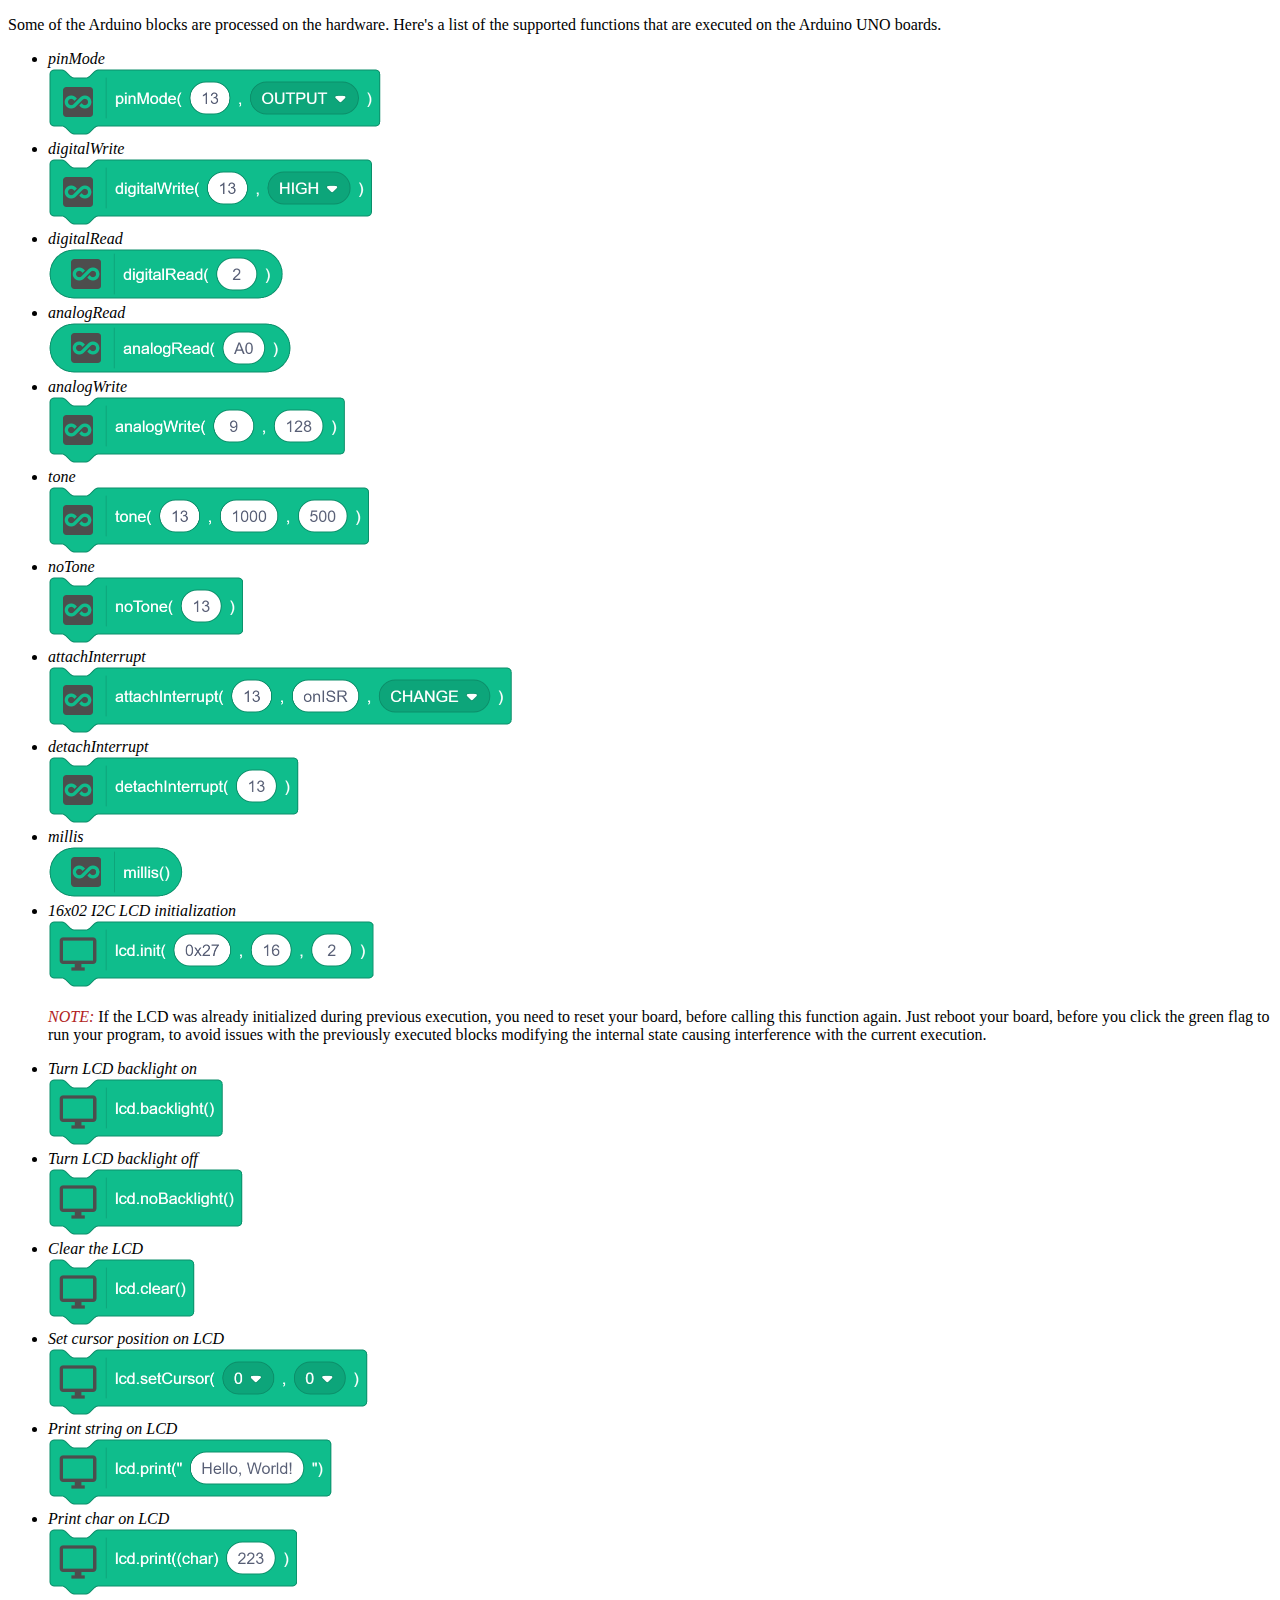
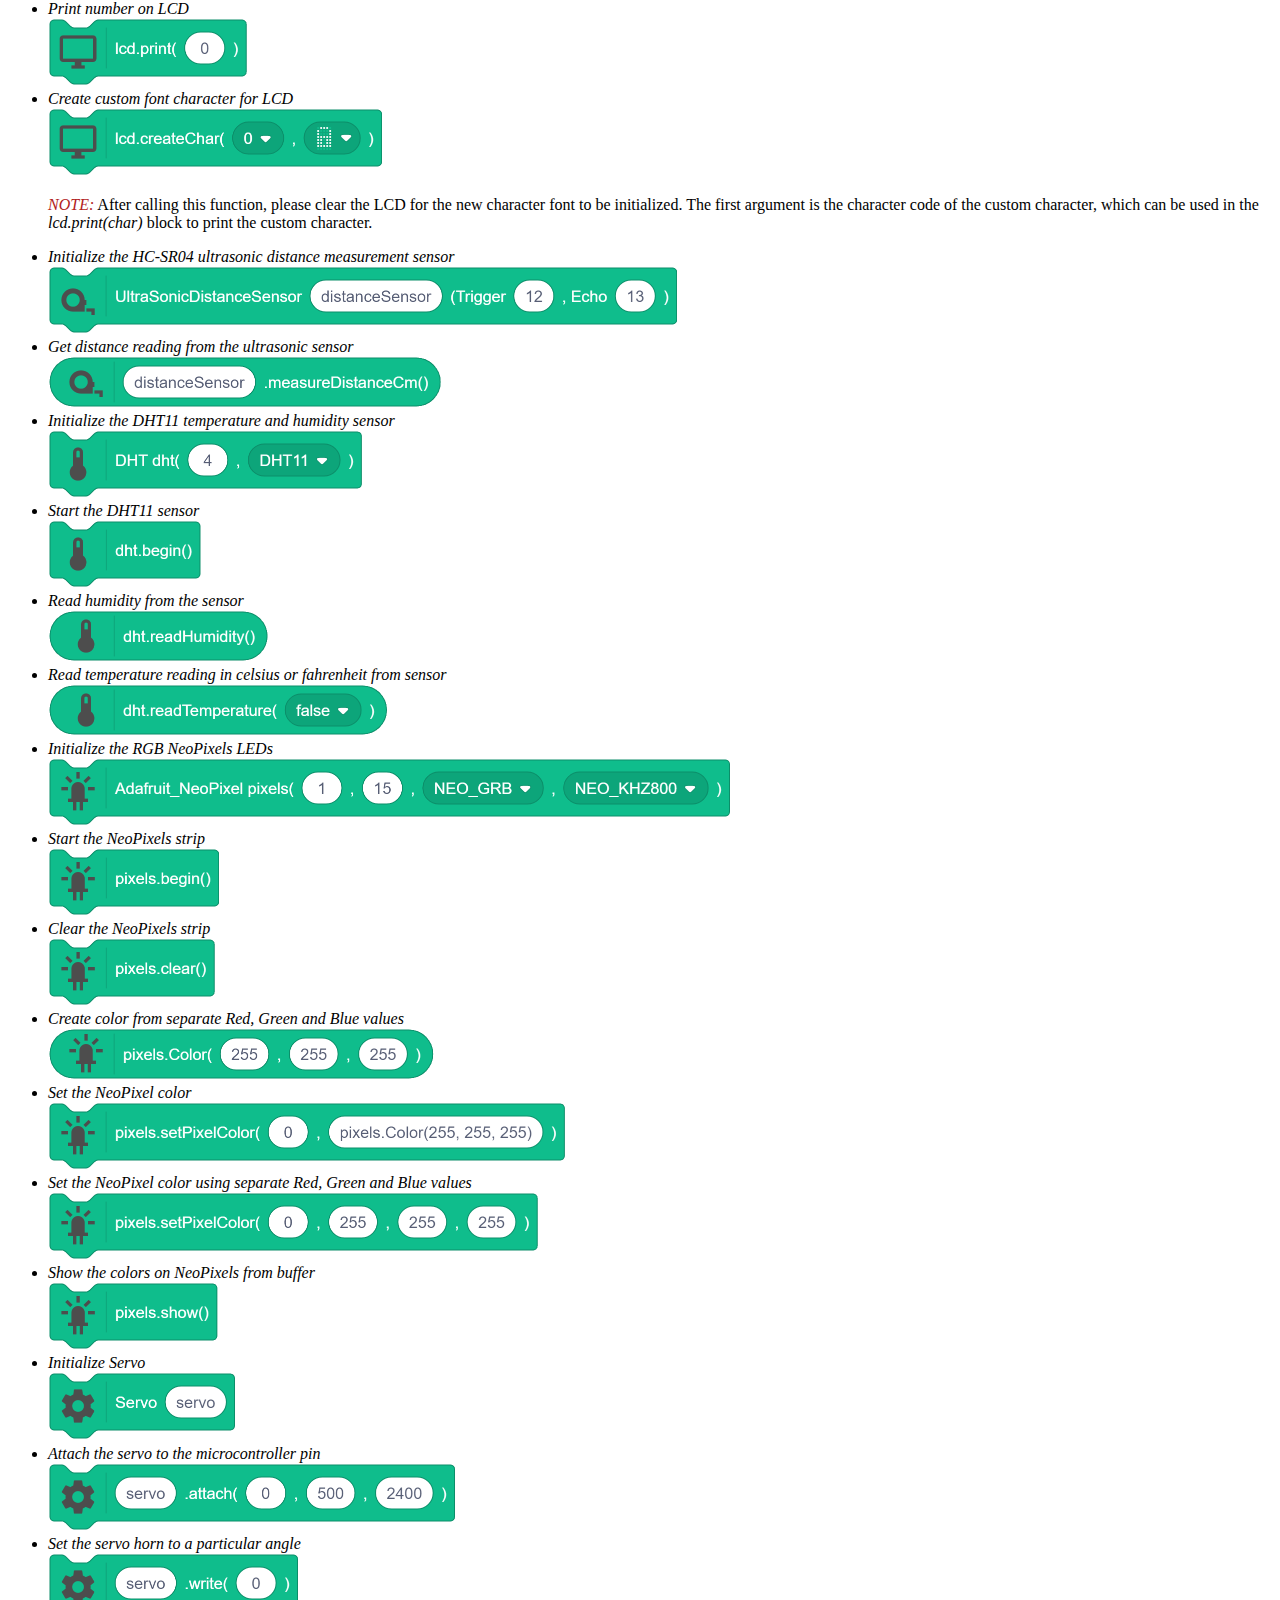
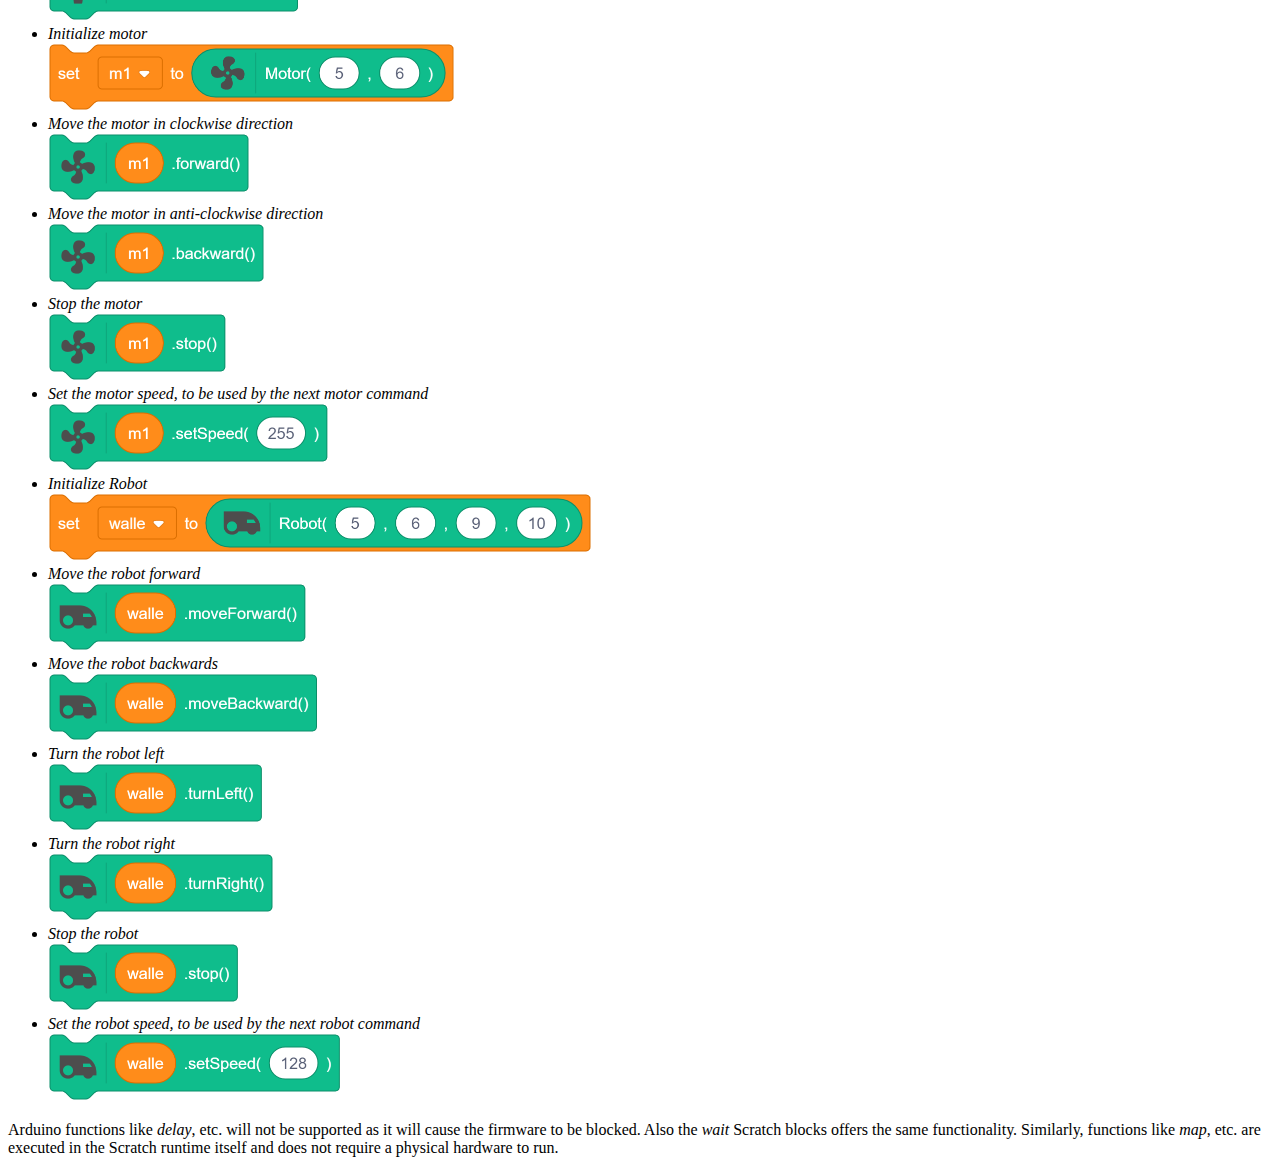
<file: arduino-codeskool-blocks-list/index.html>
<!DOCTYPE html>
<html lang="en">
<head>
    <meta charset="UTF-8">
    <meta name="viewport" content="width=device-width, initial-scale=1.0">
    <title>CodeSkool: List of supported Arduino blocks</title>
    <link rel="stylesheet" href="../assets/css/style.css">
</head>
<body>
    <p>Some of the Arduino blocks are processed on the hardware. Here's a list of the supported functions that are executed on the Arduino UNO boards.</p>
    <ul>
        <li><em>pinMode</em><br/>
            <img src="images/pinmode.png" alt="pinMode" class="blocks" />
        </li>
        <li><em>digitalWrite</em><br/>
            <img src="images/digitalwrite.png" alt="digitalWrite" class="blocks" />
        </li>
        <li><em>digitalRead</em><br/>
            <img src="images/digitalread.png" alt="digitalRead" class="blocks" />
        </li>
        <li><em>analogRead</em><br/>
            <img src="images/analogread.png" alt="analogRead" class="blocks" />
        </li>
        <li><em>analogWrite</em><br/>
            <img src="images/analogwrite.png" alt="analogWrite" class="blocks" />
        </li>
        <li><em>tone</em><br/>
            <img src="images/tone.png" alt="tone" class="blocks" />
        </li>
        <li><em>noTone</em><br/>
            <img src="images/notone.png" alt="noTone" class="blocks" />
        </li>
        <li><em>attachInterrupt</em><br/>
            <img src="images/attachinterrupt.png" alt="attachInterrupt" class="blocks" />
        </li>
        <li><em>detachInterrupt</em><br/>
            <img src="images/detachinterrupt.png" alt="detachInterrupt" class="blocks" />
        </li>
        <li><em>millis</em><br/>
            <img src="images/millis.png" alt="millis" class="blocks" />
        </li>
        <li><em>16x02 I2C LCD initialization</em><br/>
            <img src="images/lcdinit.png" alt="16x02 I2C LCD initialization" class="blocks" />
            <p><em style="color: firebrick;">NOTE:</em> If the LCD was already initialized during previous execution, 
                you need to reset your board, before calling this function again. Just reboot your board, before you click the green flag to run your program,
                to avoid issues with the previously executed blocks modifying the internal state causing interference with the current execution.
            </p>
        </li>
        <li><em>Turn LCD backlight on</em><br/>
            <img src="images/lcdbacklight.png" alt="Turn LCD backlight on" class="blocks" />
        </li>
        <li><em>Turn LCD backlight off</em><br/>
            <img src="images/lcdnobacklight.png" alt="Turn LCD backlight off" class="blocks" />
        </li>
        <li><em>Clear the LCD</em><br/>
            <img src="images/lcdclear.png" alt="Clear the LCD" class="blocks" />
        </li>
        <li><em>Set cursor position on LCD</em><br/>
            <img src="images/lcdsetcursor.png" alt="Set LCD cursor position" class="blocks" />
        </li>
        <li><em>Print string on LCD</em><br/>
            <img src="images/lcdprint.png" alt="Print string on LCD" class="blocks" />
        </li>
        <li><em>Print char on LCD</em><br/>
            <img src="images/lcdprintchar.png" alt="Print char on LCD" class="blocks" />
        </li>
        <li><em>Print number on LCD</em><br/>
            <img src="images/lcdprintnum.png" alt="Print number on LCD" class="blocks" />
        </li>
        <li><em>Create custom font character for LCD</em><br/>
            <img src="images/lcdcreatechar.png" alt="Create custom font character for LCD" class="blocks" />
            <p><em style="color: firebrick;">NOTE:</em> After calling this function, please clear the LCD for the new character font to be initialized.
                The first argument is the character code of the custom character, which can be used in the <em>lcd.print(char)</em> block to print the custom character.
            </p>
        </li>
        <li><em>Initialize the HC-SR04 ultrasonic distance measurement sensor</em><br/>
            <img src="images/ultrasonicdistance.png" alt="Initialize the HC-SR04 ultrasonic distance measurement sensor" class="blocks" />
        </li>
        <li><em>Get distance reading from the ultrasonic sensor</em><br/>
            <img src="images/measuredistance.png" alt="Get distance reading from the ultrasonic sensor" class="blocks" />
        </li>
        <li><em>Initialize the DHT11 temperature and humidity sensor</em><br/>
            <img src="images/dht11.png" alt="Initialize the DHT11 temperature and humidity sensor" class="blocks" />
        </li>
        <li><em>Start the DHT11 sensor</em><br/>
            <img src="images/dht11begin.png" alt="Start the DHT11 sensor" class="blocks" />
        </li>
        <li><em>Read humidity from the sensor</em><br/>
            <img src="images/readhumidity.png" alt="Read humidity from the sensor" class="blocks" />
        </li>
        <li><em>Read temperature reading in celsius or fahrenheit from sensor</em><br/>
            <img src="images/readtemp.png" alt="Read temperature reading in celsius or fahrenheit from sensor" class="blocks" />
        </li>
        <li><em>Initialize the RGB NeoPixels LEDs</em><br/>
            <img src="images/neopixelinit.png" alt="Initialize the RGB NeoPixels LEDs" class="blocks" />
        </li>
        <li><em>Start the NeoPixels strip</em><br/>
            <img src="images/pixelsbegin.png" alt="Start the NeoPixels strip" class="blocks" />
        </li>
        <li><em>Clear the NeoPixels strip</em><br/>
            <img src="images/pixelsclear.png" alt="Clear the NeoPixels strip" class="blocks" />
        </li>
        <li><em>Create color from separate Red, Green and Blue values</em><br/>
            <img src="images/pixelscolor.png" alt="Create color from separate Red, Green and Blue values" class="blocks" />
        </li>
        <li><em>Set the NeoPixel color</em><br/>
            <img src="images/setpixelcolor.png" alt="Set the NeoPixel color" class="blocks" />
        </li>
        <li><em>Set the NeoPixel color using separate Red, Green and Blue values</em><br/>
            <img src="images/setpixelcolor2.png" alt="Set the NeoPixel color using separate Red, Green and Blue values" class="blocks" />
        </li>
        <li><em>Show the colors on NeoPixels from buffer</em><br/>
            <img src="images/pixelsshow.png" alt="Show the colors on NeoPixels from buffer" class="blocks" />
        </li>
        <li><em>Initialize Servo</em><br/>
            <img src="images/servo.png" alt="Initialize Servo" class="blocks" />
        </li>
        <li><em>Attach the servo to the microcontroller pin</em><br/>
            <img src="images/servoattach.png" alt="Attach the servo to the microcontroller pin" class="blocks" />
        </li>
        <li><em>Set the servo horn to a particular angle</em><br/>
            <img src="images/servowrite.png" alt="Set the servo horn to a particular angle" class="blocks" />
        </li>
        <li><em>Initialize motor</em><br/>
            <img src="images/motorinit.png" alt="Initialize motor" class="blocks" />
        </li>
        <li><em>Move the motor in clockwise direction</em><br/>
            <img src="images/motorforward.png" alt="Move the motor in clockwise direction" class="blocks" />
        </li>
        <li><em>Move the motor in anti-clockwise direction</em><br/>
            <img src="images/motorbackward.png" alt="Move the motor in anti-clockwise direction" class="blocks" />
        </li>
        <li><em>Stop the motor</em><br/>
            <img src="images/motorstop.png" alt="Stop the motor" class="blocks" />
        </li>
        <li><em>Set the motor speed, to be used by the next motor command</em><br/>
            <img src="images/motorspeed.png" alt="Set the motor speed, to be used in conjunction with the next command" class="blocks" />
        </li>
        <li><em>Initialize Robot</em><br/>
            <img src="images/robotinit.png" alt="Initialize Robot" class="blocks" />
        </li>
        <li><em>Move the robot forward</em><br/>
            <img src="images/robotforward.png" alt="Move the robot forward" class="blocks" />
        </li>
        <li><em>Move the robot backwards</em><br/>
            <img src="images/robotbackward.png" alt="Move the robot backwards" class="blocks" />
        </li>
        <li><em>Turn the robot left</em><br/>
            <img src="images/robotleft.png" alt="Turn the robot left" class="blocks" />
        </li>
        <li><em>Turn the robot right</em><br/>
            <img src="images/robotright.png" alt="Turn the robot right" class="blocks" />
        </li>
        <li><em>Stop the robot</em><br/>
            <img src="images/robotstop.png" alt="Stop the robot" class="blocks" />
        </li>
        <li><em>Set the robot speed, to be used by the next robot command</em><br/>
            <img src="images/robotspeed.png" alt="Set the robot speed, to be used in conjunction with the next command" class="blocks" />
        </li>
    </ul>
    <p>Arduino functions like <em>delay</em>, etc. will not be supported as it will cause the firmware to be blocked. 
    Also the <em>wait</em> Scratch blocks offers the same functionality. Similarly, functions like <em>map</em>, etc. 
    are executed in the Scratch runtime itself and does not require a physical hardware to run.</p>
    <script src="../assets/js/main.js"></script>
</body>
</html>
</file>
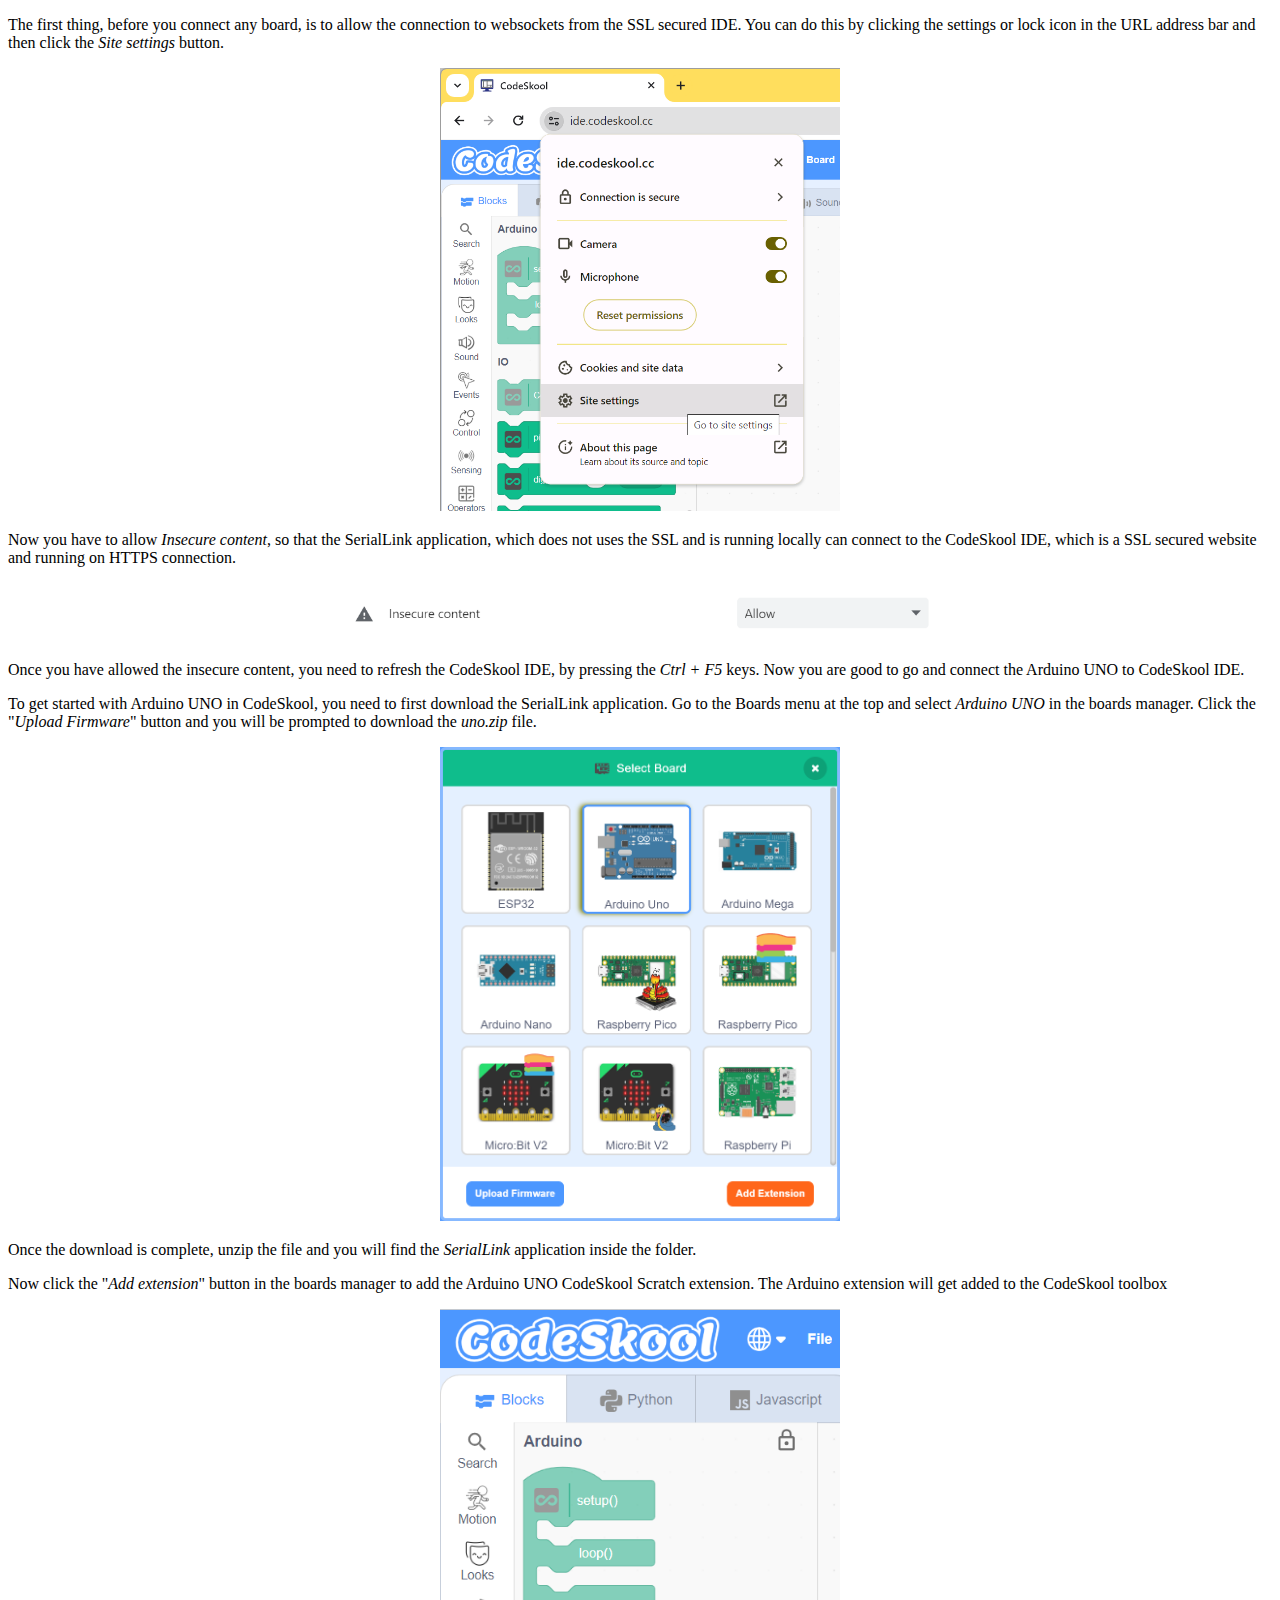
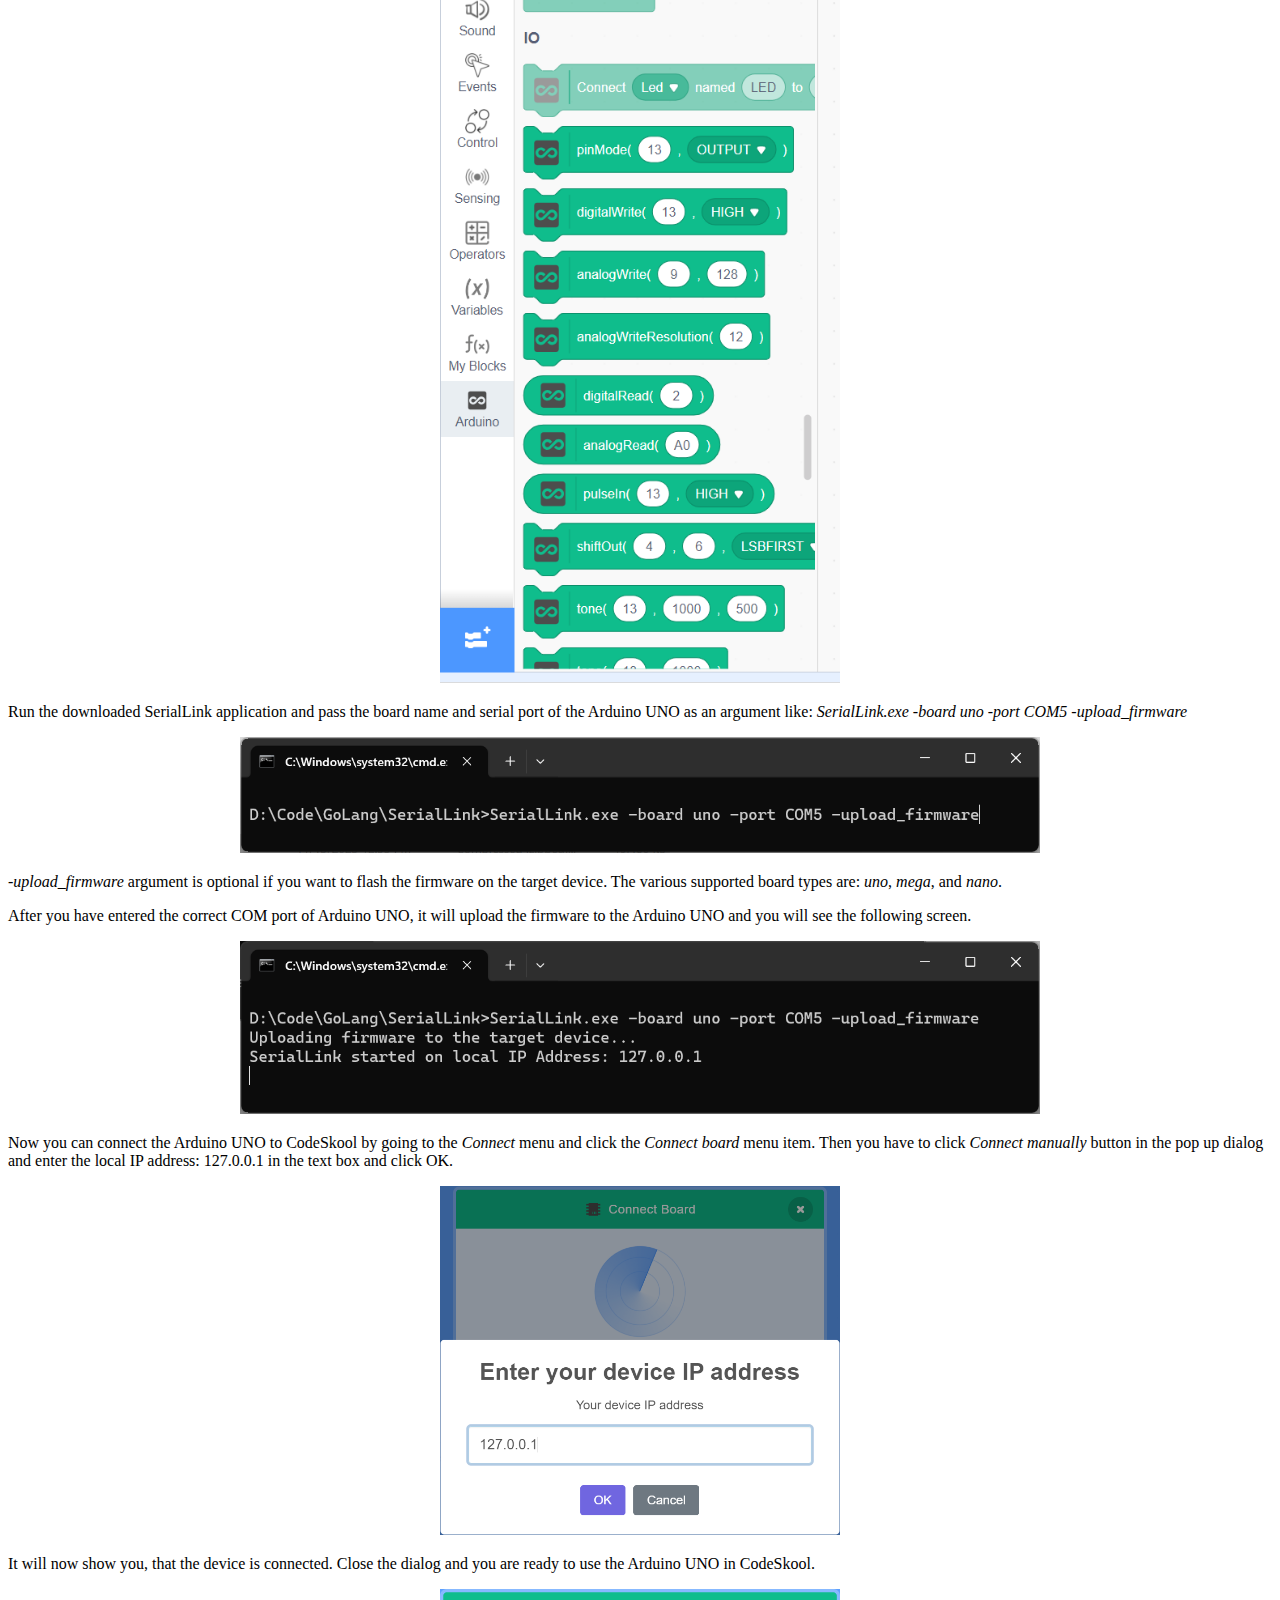
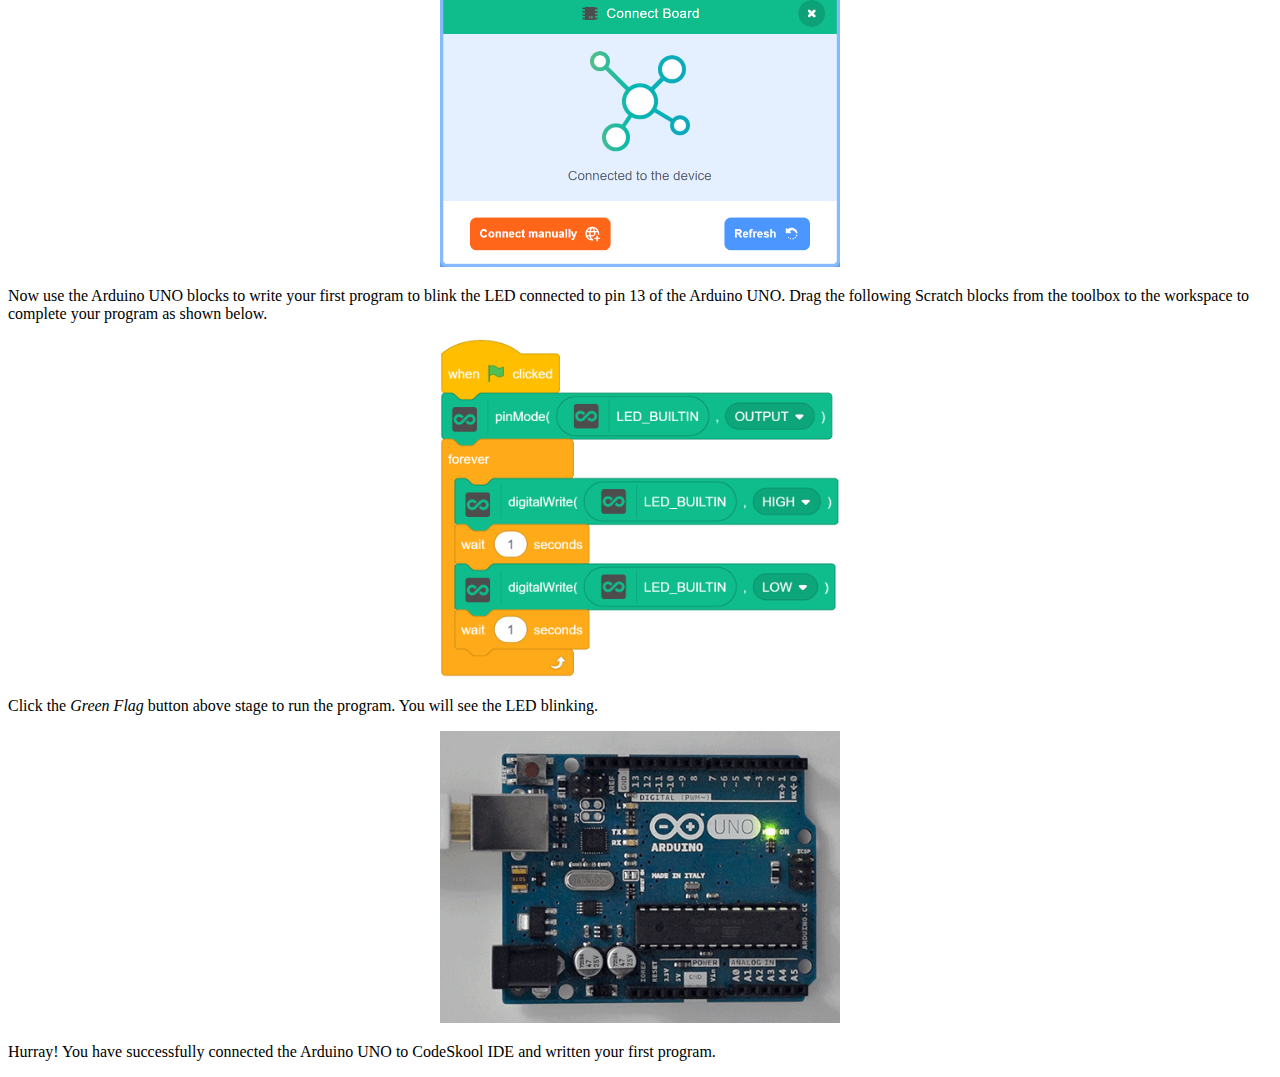
<file: arduino-uno-getting-started/index.html>
<!DOCTYPE html>
<html lang="en">
<head>
    <meta charset="UTF-8">
    <meta name="viewport" content="width=device-width, initial-scale=1.0">
    <title>CodeSkool: Getting started with Arduino UNO serial firmware</title>
    <link rel="stylesheet" href="../assets/css/style.css">
</head>
<body>
    <p>The first thing, before you connect any board, is to allow the connection to websockets from the SSL secured IDE.
    You can do this by clicking the settings or lock icon in the URL address bar and then click the <em>Site settings</em> button.
    </p>
    <p style="text-align: center;"><img src="images/sitesettings.png" alt="site settings" style="width: 400px;"/></p>
    <p>Now you have to allow <em>Insecure content</em>, so that the SerialLink application, which does not uses the SSL and is
    running locally can connect to the CodeSkool IDE, which is a SSL secured website and running on HTTPS connection.</p>
    <p style="text-align: center;"><img src="images/insecurecontent.png" alt="insecure content" style="width: 600px;"/></p>
    <p>Once you have allowed the insecure content, you need to refresh the CodeSkool IDE, by pressing the <em>Ctrl + F5</em> keys.
    Now you are good to go and connect the Arduino UNO to CodeSkool IDE.</p>
    <p>To get started with Arduino UNO in CodeSkool, you need to first download the SerialLink application.
    Go to the Boards menu at the top and select <em>Arduino UNO</em> in the boards manager.
    Click the "<em>Upload Firmware</em>" button and you will be prompted to download the <em>uno.zip</em> file.</p>
    <p style="text-align: center;"><img src="images/boards.png" alt="boards" style="width: 400px;"/></p>
    <p>Once the download is complete, unzip the file and you will find the <em>SerialLink</em> application inside the folder.</p>
    <p>Now click the "<em>Add extension</em>" button in the boards manager to add the Arduino UNO CodeSkool Scratch extension.
    The Arduino extension will get added to the CodeSkool toolbox</p>
    <p style="text-align: center;"><img src="images/unoextension.png" alt="Arduino UNO CodeSkool Extension" style="width: 400px;"/></p>
    Run the downloaded SerialLink application and pass the board name and serial port of the Arduino UNO as an argument like: <em>SerialLink.exe -board uno -port COM5 -upload_firmware</em><br/>
    <p style="text-align: center;"><img src="images/seriallinkwithargs.png" alt="seriallink with port argument" style="width: 800px;"/></p>
    <em>-upload_firmware</em> argument is optional if you want to flash the firmware on the target device. The various supported board types are:
    <em>uno</em>, <em>mega</em>, and <em>nano</em>.
    <p>After you have entered the correct COM port of Arduino UNO, it will upload the firmware to the Arduino UNO and you will see the following screen.</p>
    <p style="text-align: center;"><img src="images/seriallink.png" alt="seriallink" style="width: 800px;"/></p>
    <p>Now you can connect the Arduino UNO to CodeSkool by going to the <em>Connect</em> menu and click the <em>Connect board</em> menu item.
    Then you have to click <em>Connect manually</em> button in the pop up dialog and enter the local IP address: 127.0.0.1 in the text box and click OK.
    </p>
    <p style="text-align: center;"><img src="images/ipaddress.png" alt="ipaddress" style="width: 400px;"/></p>
    <p>It will now show you, that the device is connected. Close the dialog and you are ready to use the Arduino UNO in CodeSkool.</p>
    <p style="text-align: center;"><img src="images/connected.png" alt="connected" style="width: 400px;"/></p>
    <p>Now use the Arduino UNO blocks to write your first program to blink the LED connected to pin 13 of the Arduino UNO.
    Drag the following Scratch blocks from the toolbox to the workspace to complete your program as shown below.</p>
    <p style="text-align: center;"><img src="images/blinkuno.png" alt="blink uno" style="width: 400px;"/></p>
    <p>Click the <em>Green Flag</em> button above stage to run the program. You will see the LED blinking.</p>
    <p style="text-align: center;"><img src="images/arduino_blink.gif" alt="blink uno run" style="width: 400px;"/></p>
    <p>Hurray! You have successfully connected the Arduino UNO to CodeSkool IDE and written your first program.</p>
    <script src="../assets/js/main.js"></script>
</body>
</html>
</file>
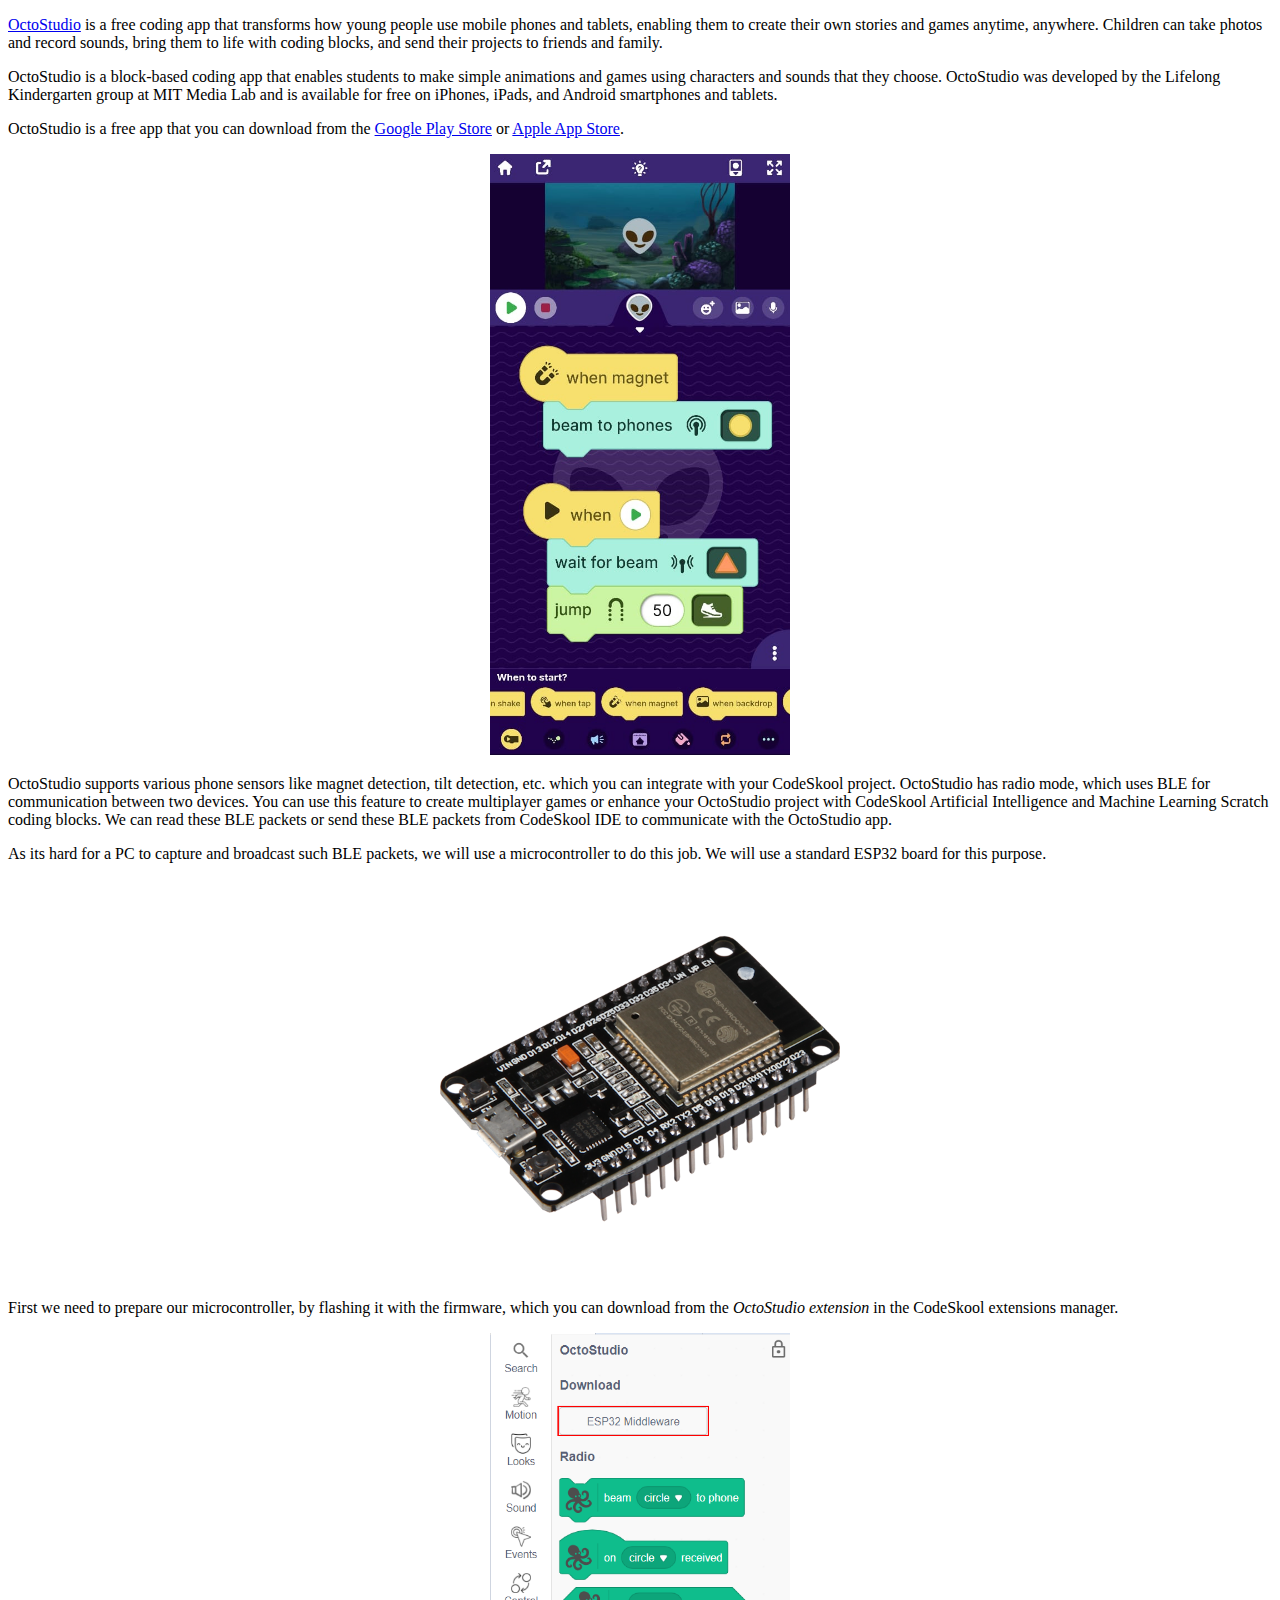
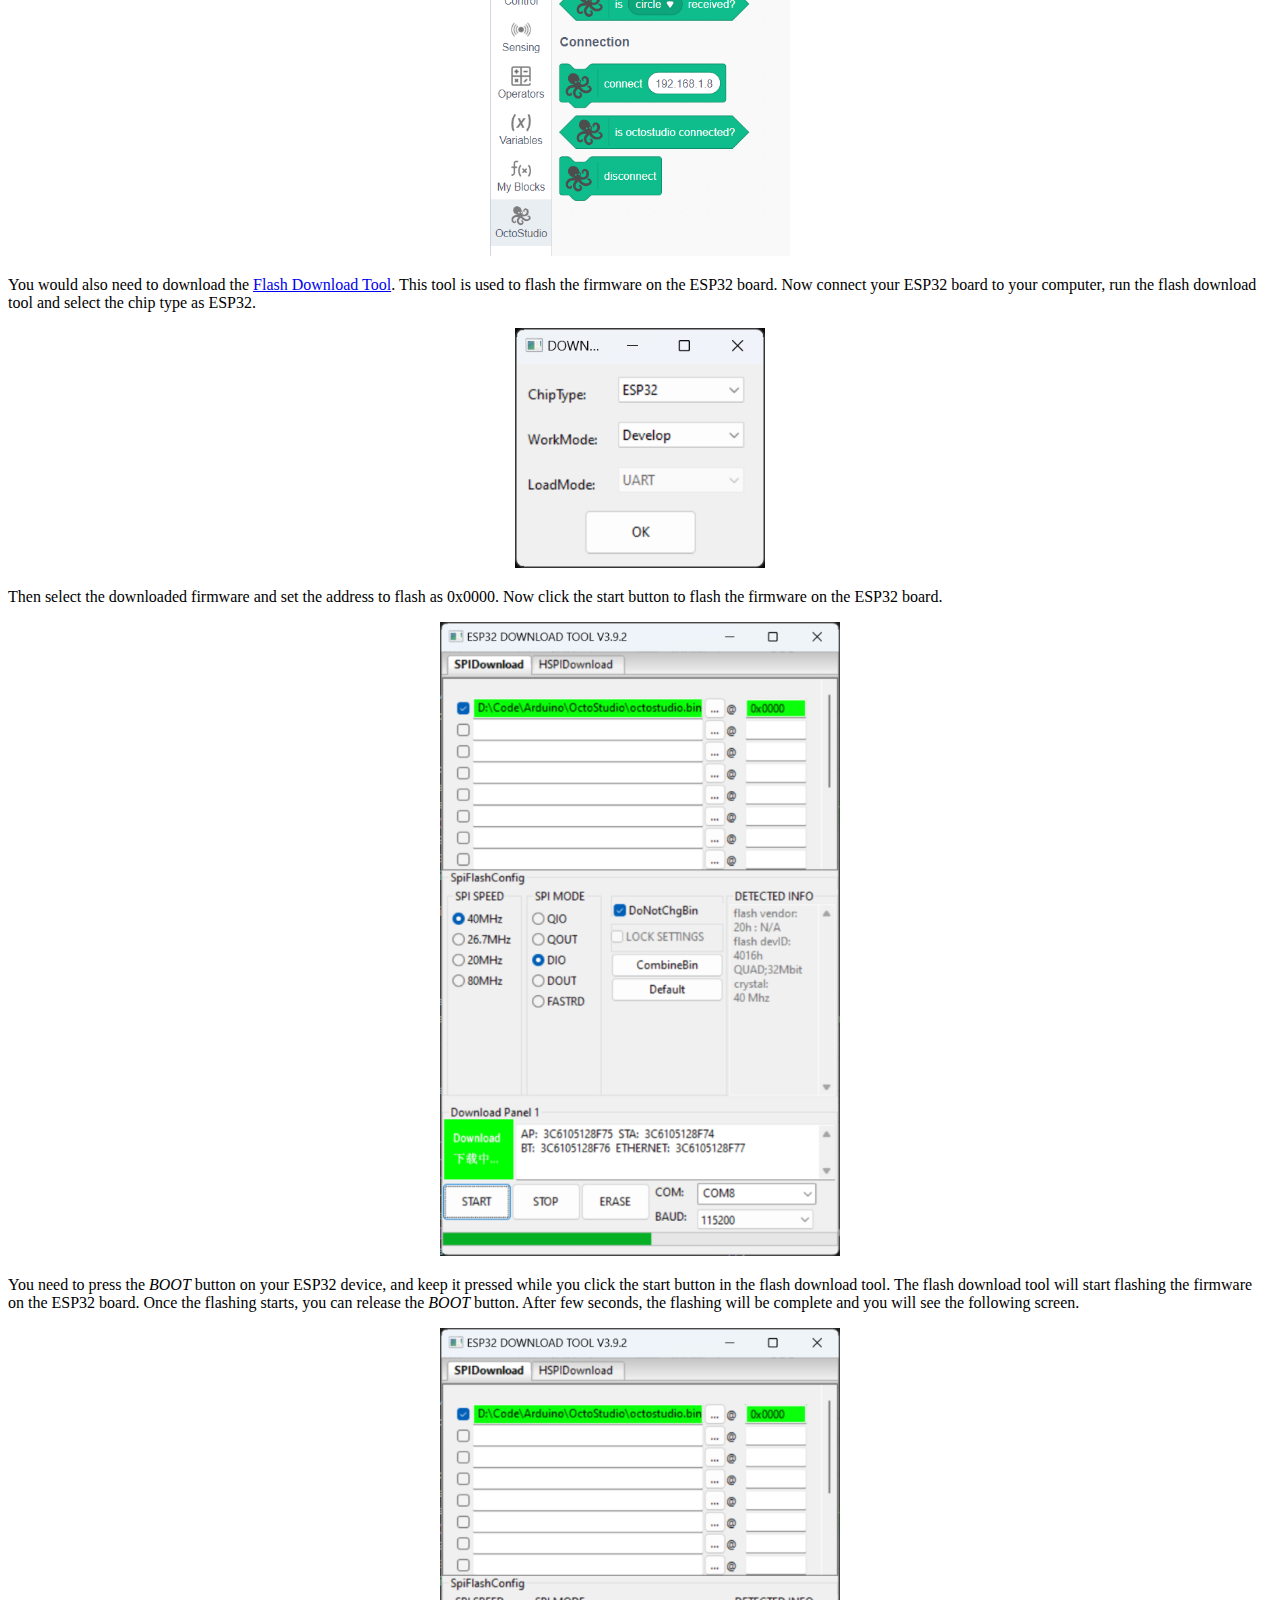
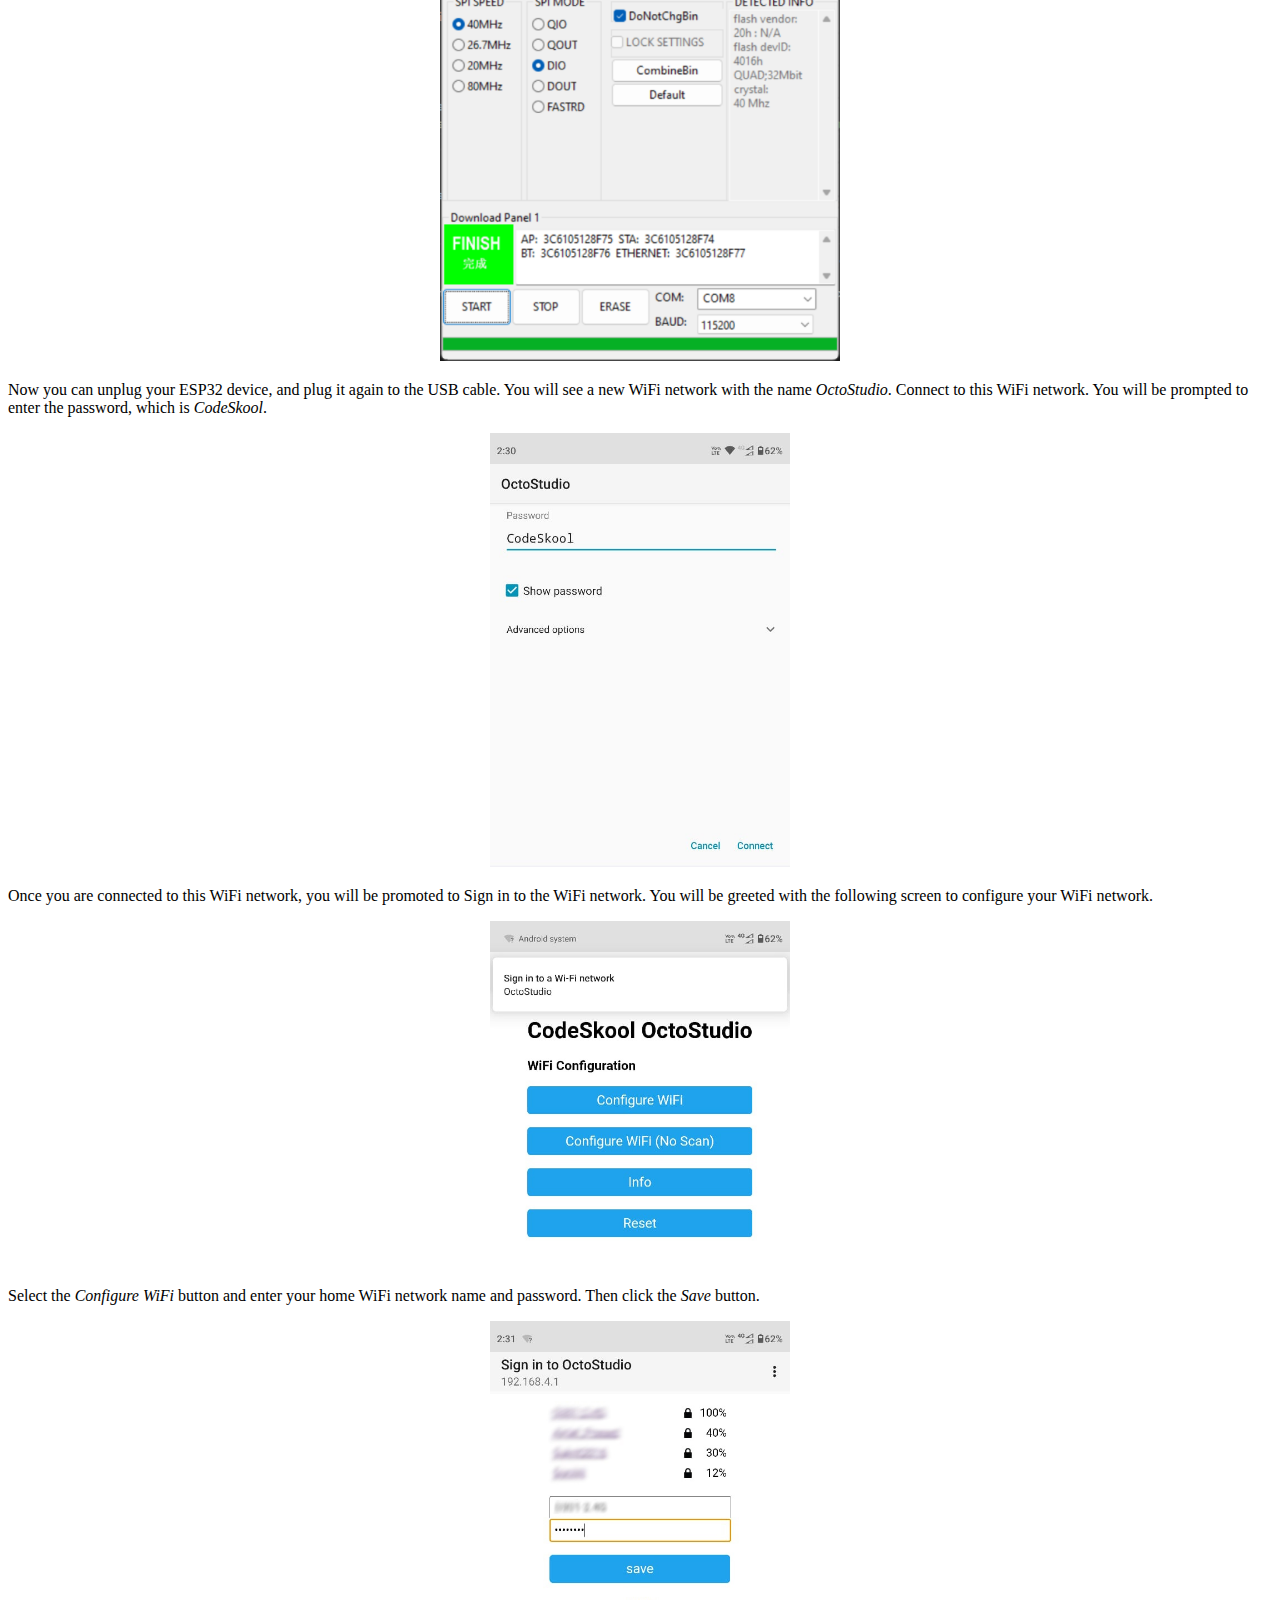
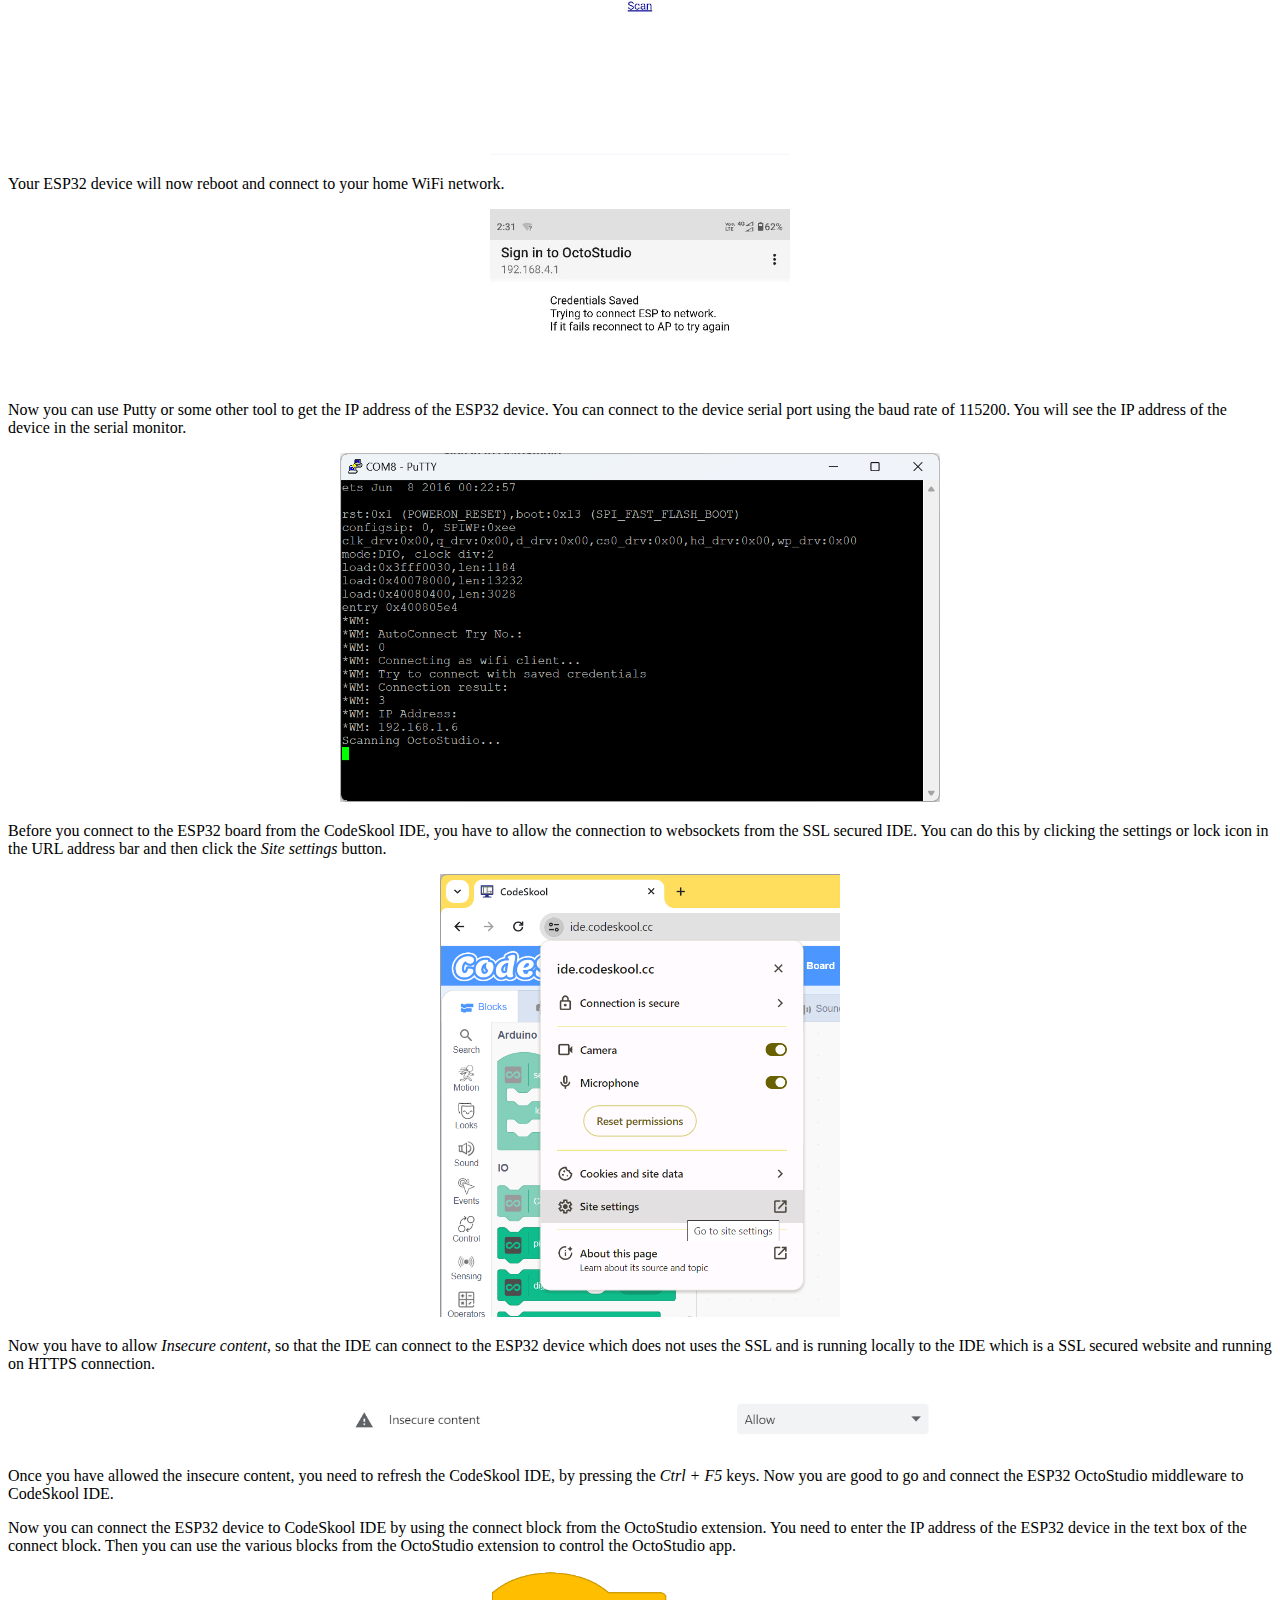
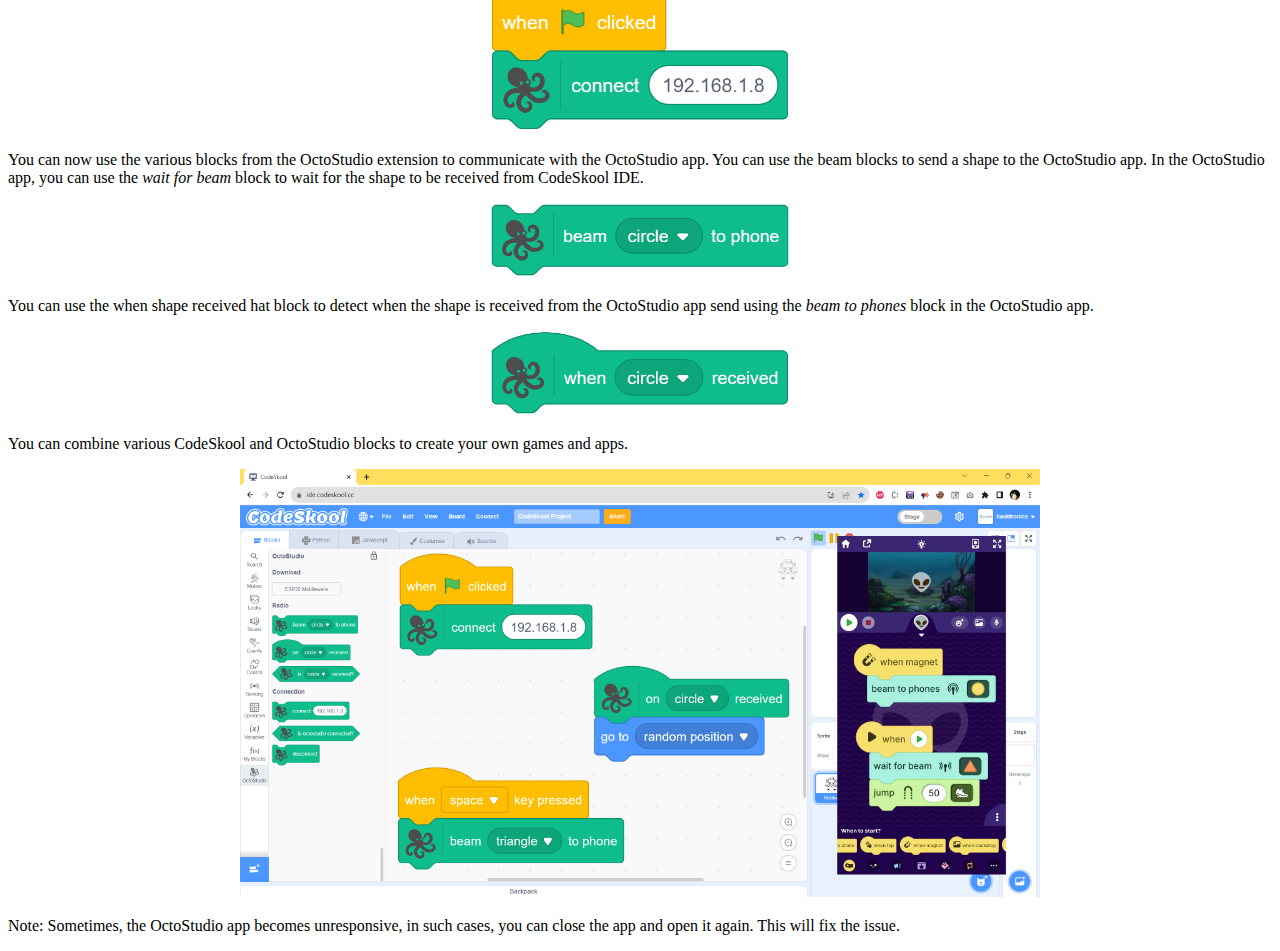
<file: octostudio-getting-started/index.html>
<!DOCTYPE html>
<html lang="en">
<head>
    <meta charset="UTF-8">
    <meta name="viewport" content="width=device-width, initial-scale=1.0">
    <title>CodeSkool: Getting started with OctoStudio App</title>
    <link rel="stylesheet" href="../assets/css/style.css">
</head>
<body>
    <p><a href="https://octostudio.org/" target="_blank" title="OctoStudio">OctoStudio</a> is a free coding app that transforms how young people 
        use mobile phones and tablets, enabling them to create their own stories and games anytime, anywhere. 
        Children can take photos and record sounds, bring them to life with coding blocks, and send their projects to friends and family.</p>
    <p>OctoStudio is a block-based coding app that enables students to make simple animations and games using characters and sounds that they choose. 
        OctoStudio was developed by the Lifelong Kindergarten group at MIT Media Lab and is available for free on iPhones, iPads, and Android smartphones and tablets.</p>
    <p>OctoStudio is a free app that you can download from the <a href="https://play.google.com/store/apps/details?id=edu.mit.octostudio" target="_blank" 
        title="OctoStudio on Google Play">Google Play Store</a> or 
        <a href="https://apps.apple.com/us/app/octostudio/id6461573316" target="_blank" title="OctoStudio on App Store">Apple App Store</a>.</p>
    <p style="text-align: center;">
        <img src="images/octostudioapp.jpeg" alt="OctoStudio" style="width: 300px;"/>
    </p>
    <p>OctoStudio supports various phone sensors like magnet detection, tilt detection, etc. which you can integrate with your CodeSkool project.
        OctoStudio has radio mode, which uses BLE for communication between two devices. You can use this feature to create multiplayer games or enhance
        your OctoStudio project with CodeSkool Artificial Intelligence and Machine Learning Scratch coding blocks.
        We can read these BLE packets or send these BLE packets from CodeSkool IDE to communicate with the OctoStudio app.
    </p>
    <p>As its hard for a PC to capture and broadcast such BLE packets, we will use a microcontroller to do this job. 
        We will use a standard ESP32 board for this purpose.
    </p>
    <p style="text-align: center;"><img src="images/esp32.png" alt="OctoStudio" style="width: 400px;"/></p>
    <p>First we need to prepare our microcontroller, by flashing it with the firmware, which you can download from the <em>OctoStudio extension</em>
        in the CodeSkool extensions manager.
    </p>
    <p style="text-align: center;">
        <img src="images/downloadfirmware.png" alt="Download Firmware" style="width: 300px;"/>
    </p>
    <p>You would also need to download the <a href="downloads/flash_download_tool_3.9.5.zip" target="_blank" title="Flash Download Tool">Flash Download Tool</a>.
        This tool is used to flash the firmware on the ESP32 board. Now connect your ESP32 board to your computer, run the flash download tool and select the
        chip type as ESP32.
    </p>
    <p style="text-align: center;">
        <img src="images/devicetype.png" alt="Flash Download Tool" style="width: 250px;"/>
    </p>
    <p>
        Then select the downloaded firmware and set the address to flash as 0x0000. Now click the start button to flash the firmware on the ESP32 board.
    </p>
    <p style="text-align: center;">
        <img src="images/flashfirmware.png" alt="Flash Firmware" style="width: 400px;"/>
    </p>
    <p>
        You need to press the <em>BOOT</em> button on your ESP32 device, and keep it pressed while you click the start button in the flash download tool.
        The flash download tool will start flashing the firmware on the ESP32 board. Once the flashing starts, you can release the <em>BOOT</em> button.
        After few seconds, the flashing will be complete and you will see the following screen.
    </p>
    <p style="text-align: center;">
        <img src="images/flashcomplete.png" alt="Flash Complete" style="width: 400px;"/>
    </p>
    <p>
        Now you can unplug your ESP32 device, and plug it again to the USB cable. You will see a new WiFi network with the name <em>OctoStudio</em>. Connect to this WiFi network.
        You will be prompted to enter the password, which is <em>CodeSkool</em>. 
    </p>
    <p style="text-align: center;">
        <img src="images/wifipassword.jpeg" alt="WiFi Password" style="width: 300px;"/>
    </p>
    <p>Once you are connected to this WiFi network, you will be promoted to Sign in to the WiFi network. You will be greeted with the following screen to configure your WiFi network.
    </p>
    <p style="text-align: center;">
        <img src="images/wifisetup.jpeg" alt="Login to WiFi network" style="width: 300px;"/>
    </p>
    <p>Select the <em>Configure WiFi</em> button and enter your home WiFi network name and password. Then click the <em>Save</em> button.</p>
    <p style="text-align: center;">
        <img src="images/wificredentials.jpeg" alt="WiFi Setup" style="width: 300px;"/>
    <p>
        Your ESP32 device will now reboot and connect to your home WiFi network. 
    </p>
    <p style="text-align: center;">
        <img src="images/wifisaved.jpeg" alt="WiFi Saved" style="width: 300px;"/>
    </p>
    <p>Now you can use Putty or some other tool to get the IP address of the ESP32 device. You can connect to the device serial port using the baud rate of 115200.
        You will see the IP address of the device in the serial monitor.
    </p>
    <p style="text-align: center;">
        <img src="images/serialmonitor.png" alt="Serial Monitor" style="width: 600px;"/>
    </p>
    <p>Before you connect to the ESP32 board from the CodeSkool IDE, you have to allow the connection to websockets from the SSL secured IDE.
        You can do this by clicking the settings or lock icon in the URL address bar and then click the <em>Site settings</em> button.
        </p>
        <p style="text-align: center;"><img src="../arduino-uno-getting-started/images/sitesettings.png" alt="site settings" style="width: 400px;"/></p>
        <p>Now you have to allow <em>Insecure content</em>, so that the IDE can connect to the ESP32 device which does not uses the SSL and is
        running locally to the IDE which is a SSL secured website and running on HTTPS connection.</p>
        <p style="text-align: center;"><img src="../arduino-uno-getting-started/images/insecurecontent.png" alt="insecure content" style="width: 600px;"/></p>
        <p>Once you have allowed the insecure content, you need to refresh the CodeSkool IDE, by pressing the <em>Ctrl + F5</em> keys.
        Now you are good to go and connect the ESP32 OctoStudio middleware to CodeSkool IDE.</p>
    <p>
        Now you can connect the ESP32 device to CodeSkool IDE by using the connect block from the OctoStudio extension. You need to enter the IP address of the ESP32 device
        in the text box of the connect block. Then you can use the various blocks from the OctoStudio extension to control the OctoStudio app.
    </p>
    <p style="text-align: center;">
        <img src="images/connectblock.png" alt="OctoStudio Extension" style="width: 300px;"/>
    </p>
    <p>You can now use the various blocks from the OctoStudio extension to communicate with the OctoStudio app. You can use the beam blocks to send a shape to the OctoStudio app.
        In the OctoStudio app, you can use the <em>wait for beam</em> block to wait for the shape to be received from CodeSkool IDE.
    </p>
    <p style="text-align: center;">
        <img src="images/beamblock.png" alt="Beam" style="width: 300px;"/>
    </p>
    <p>You can use the when shape received hat block to detect when the shape is received from the OctoStudio app send using the <em>beam to phones</em> block in the 
        OctoStudio app.
    </p>
    <p style="text-align: center;">
        <img src="images/whenshapereceived.png" alt="When Shape Received" style="width: 300px;"/>
    </p>
    <p>You can combine various CodeSkool and OctoStudio blocks to create your own games and apps.
    </p>
    <p style="text-align: center;"><img src="images/octostudioext.png" alt="OctoStudio Extension" width="800px;"/></p>
    <p>
        Note: Sometimes, the OctoStudio app becomes unresponsive, in such cases, you can close the app and open it again. This will fix the issue.
    </p>
    <script src="../assets/js/main.js"></script>
</body>
</html>
</file>
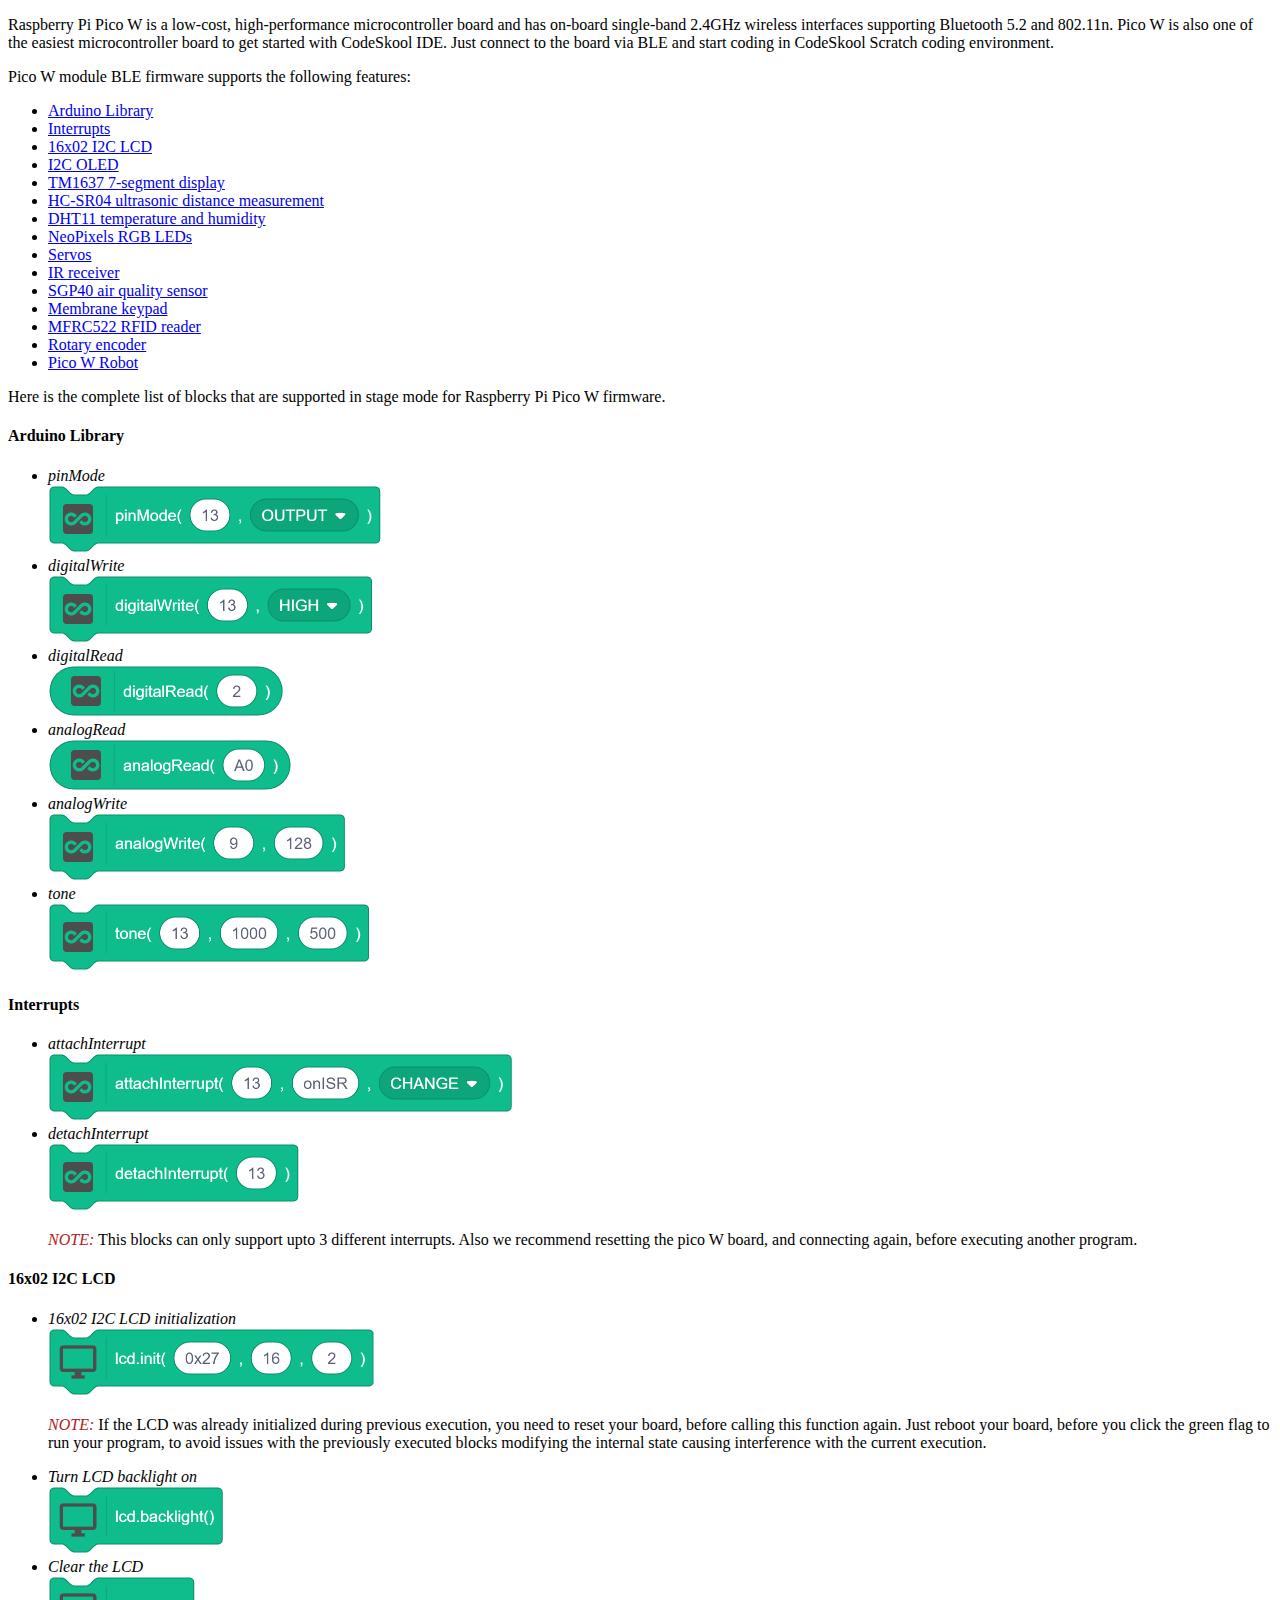
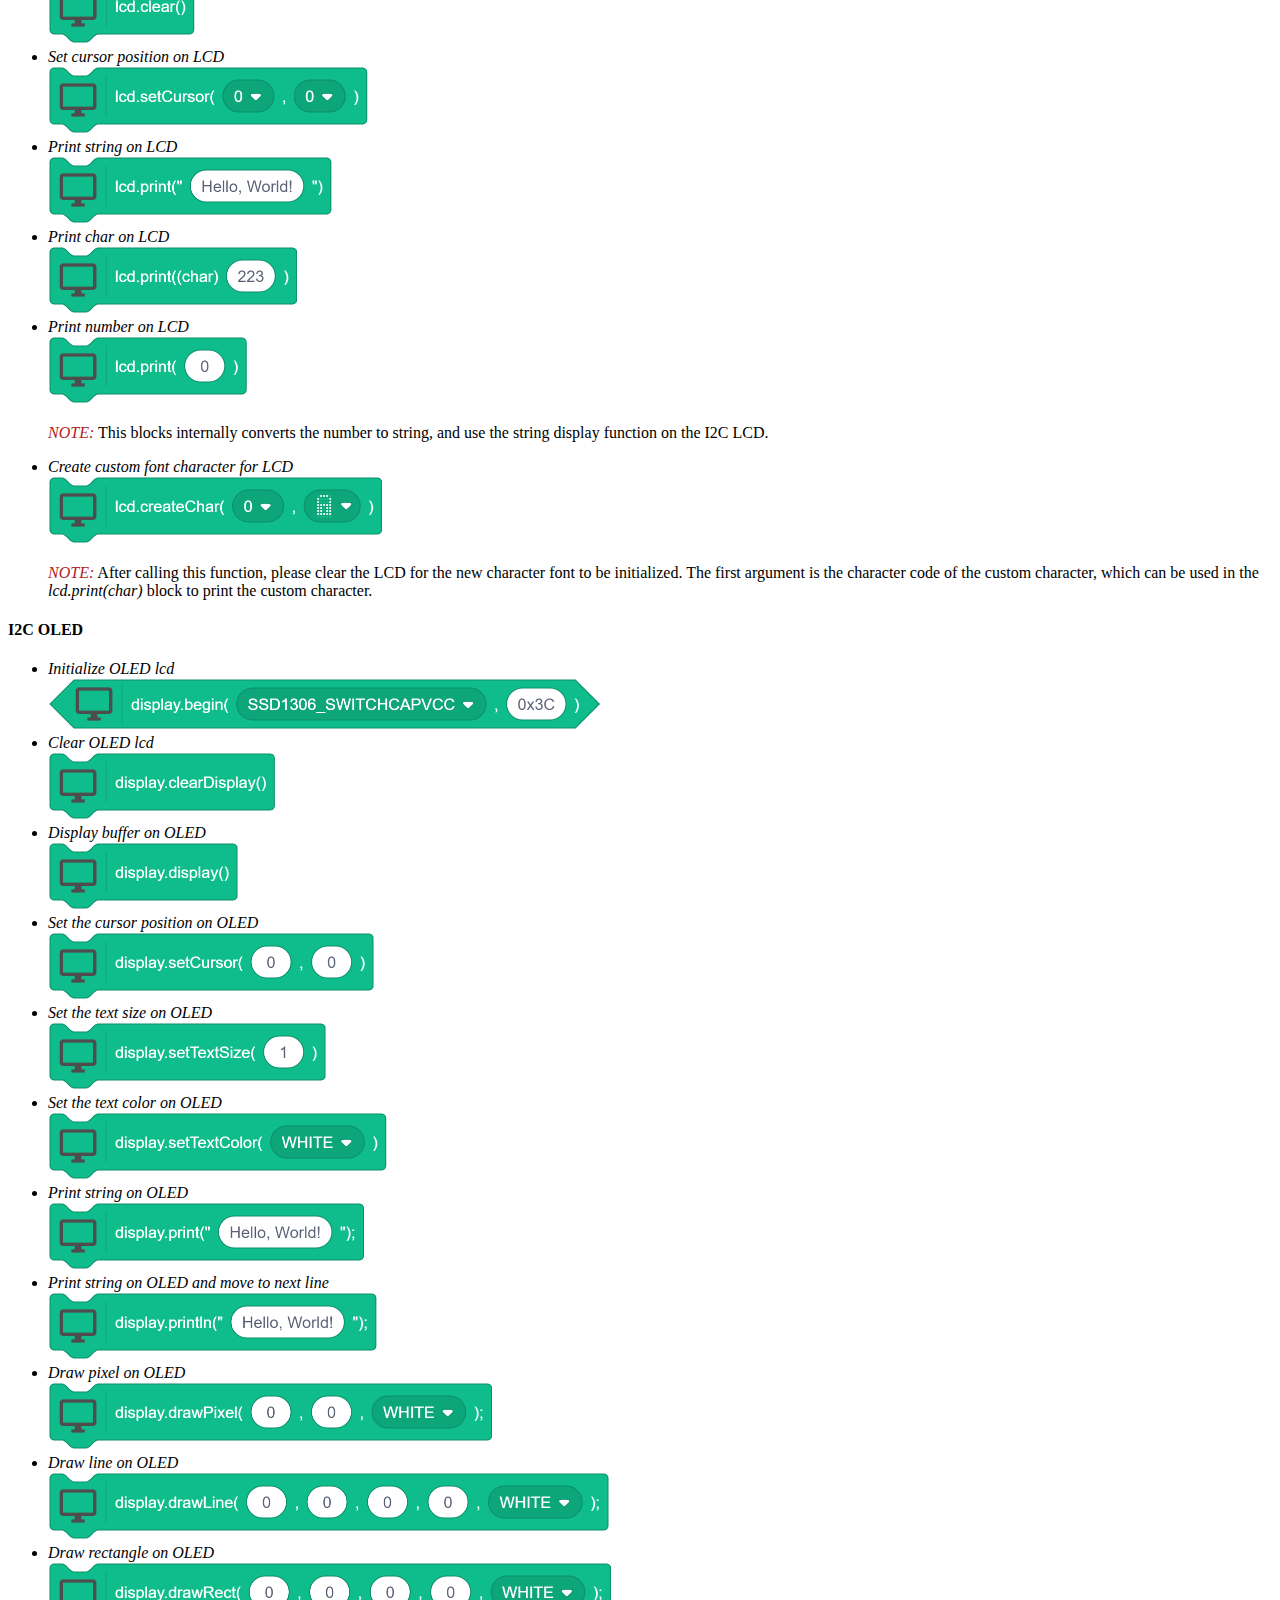
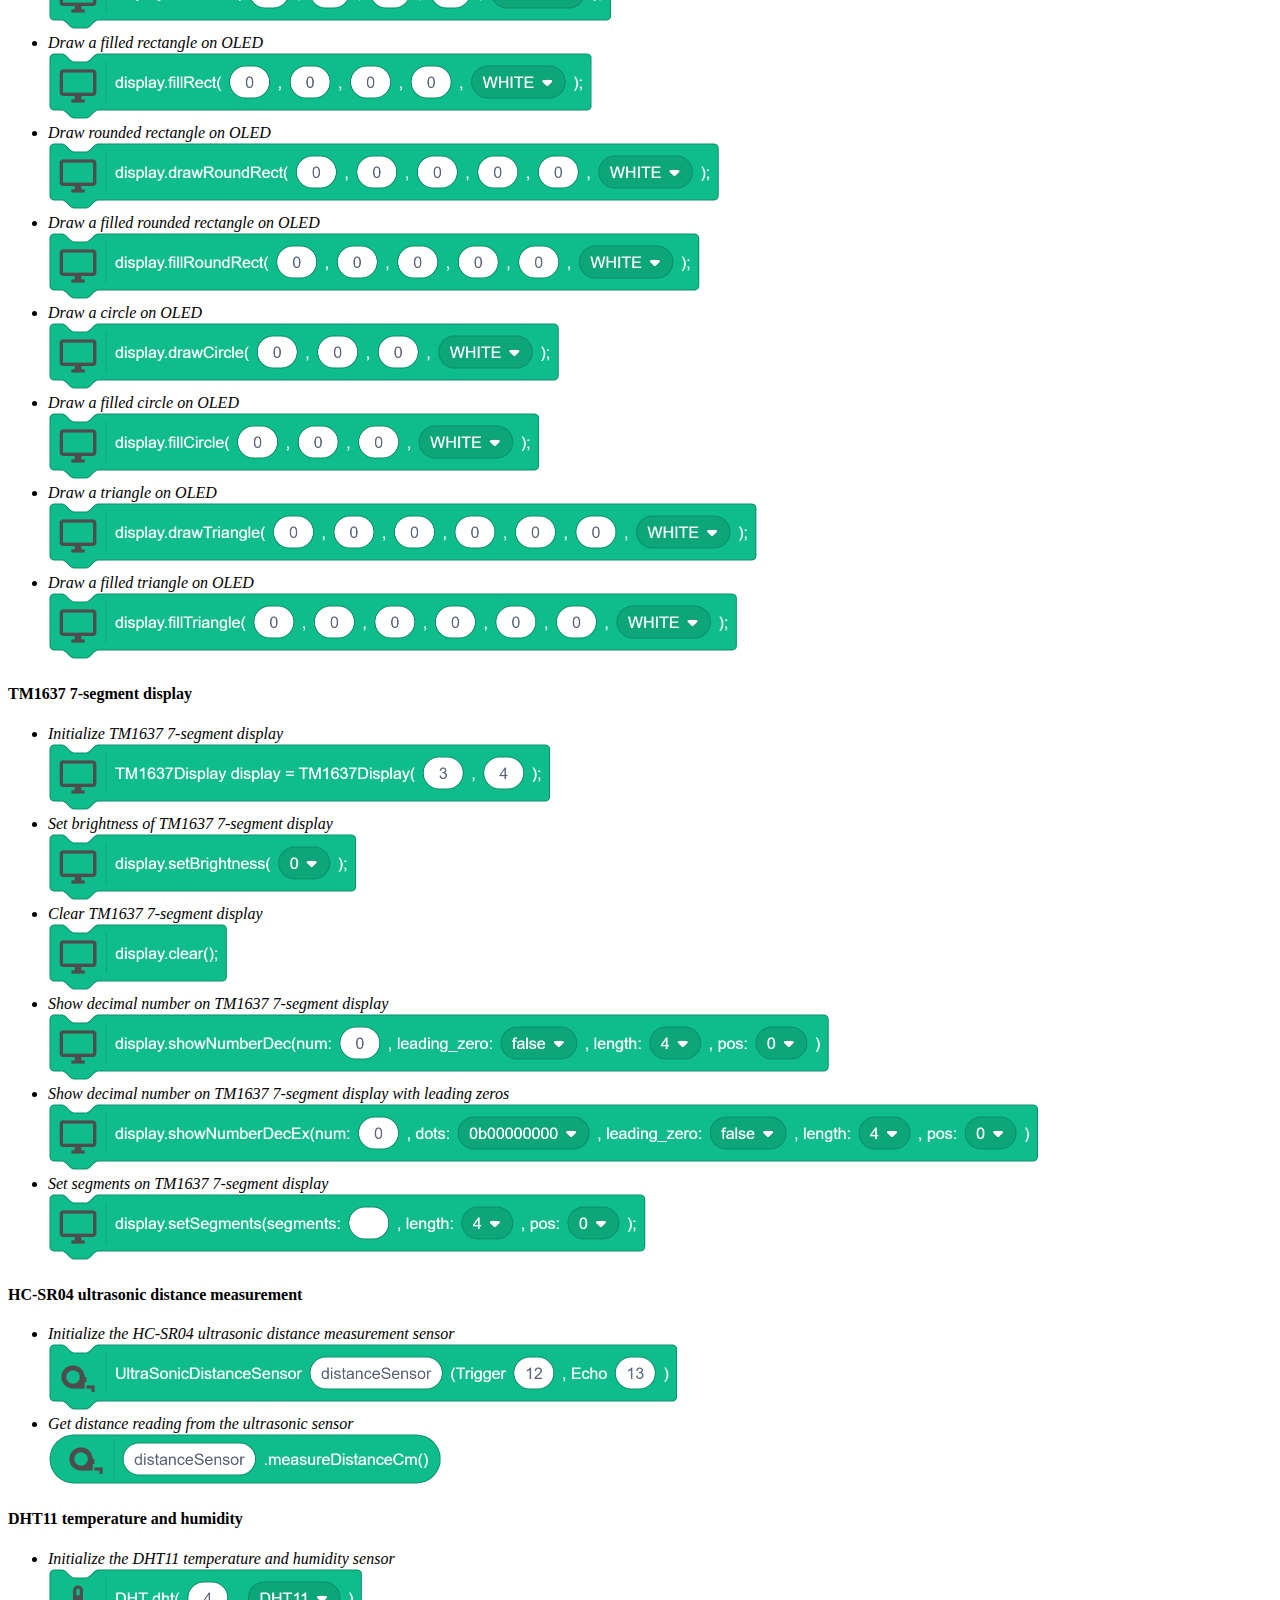
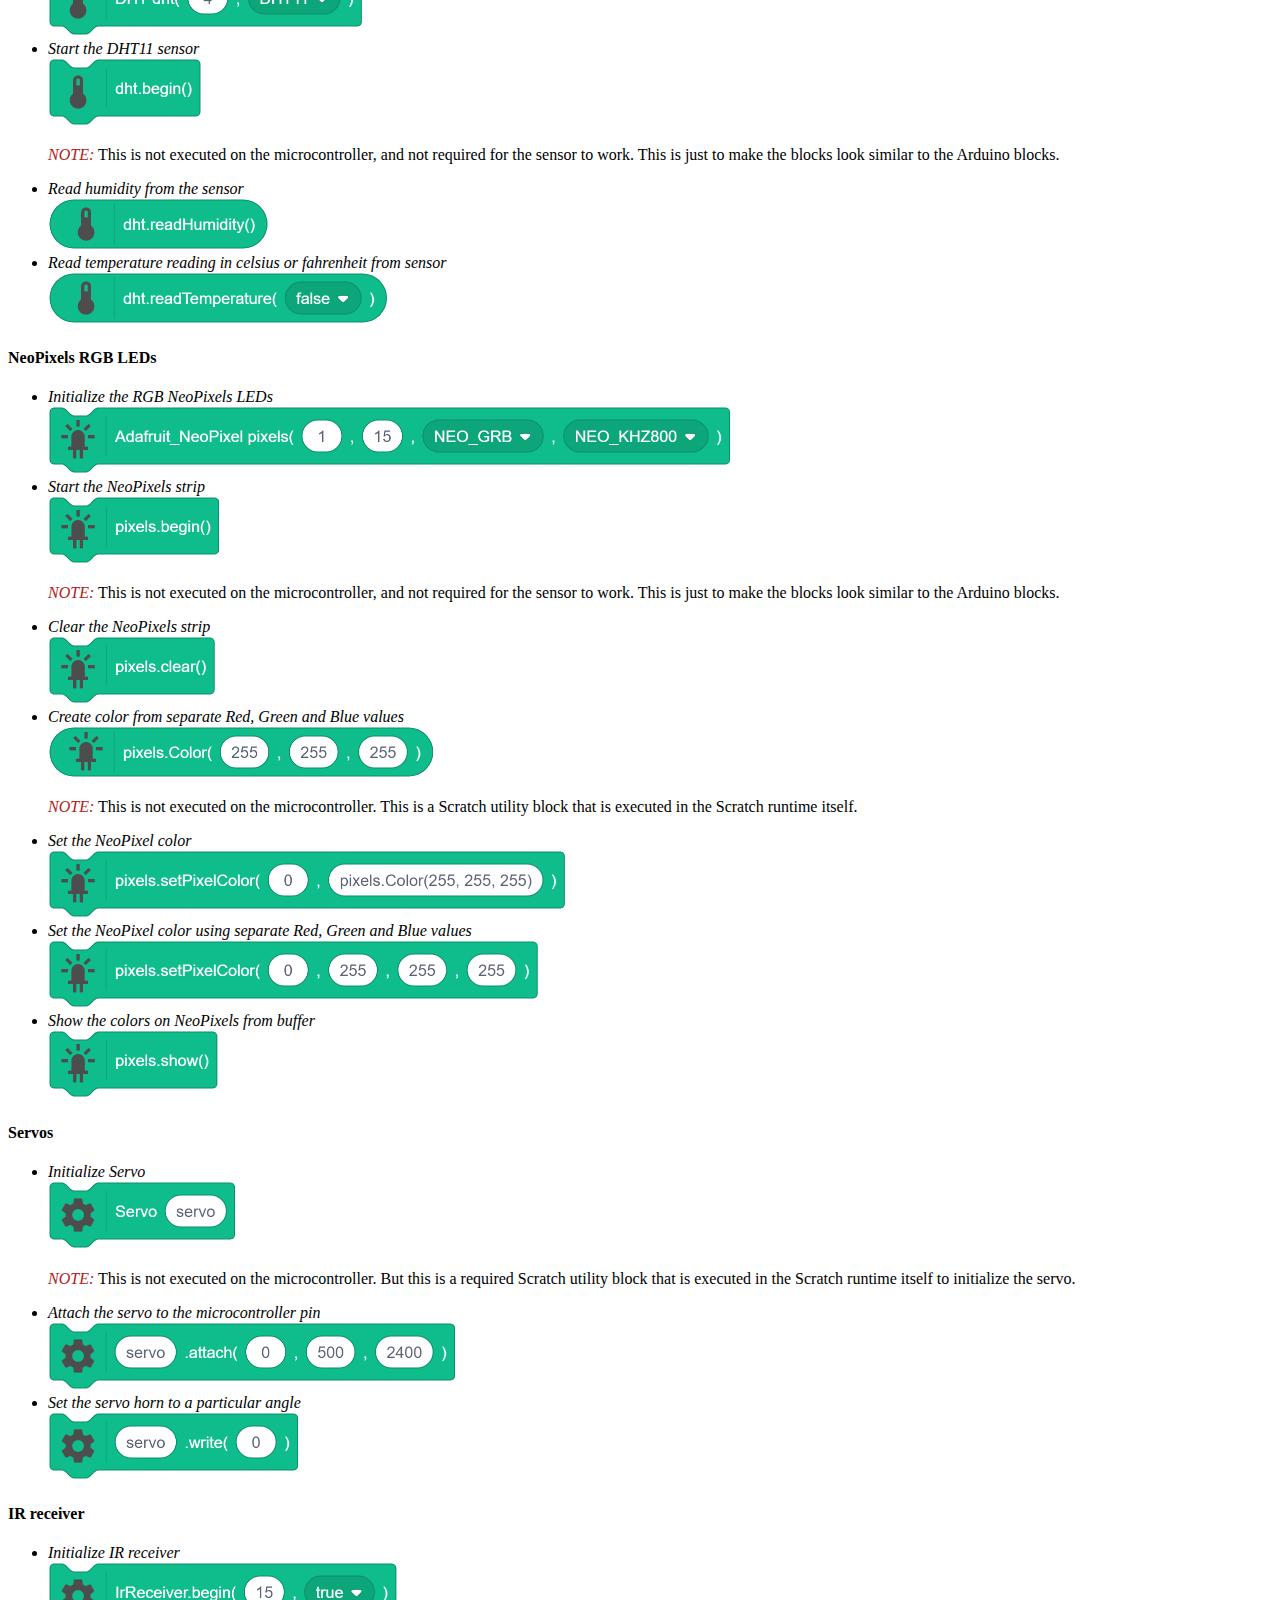
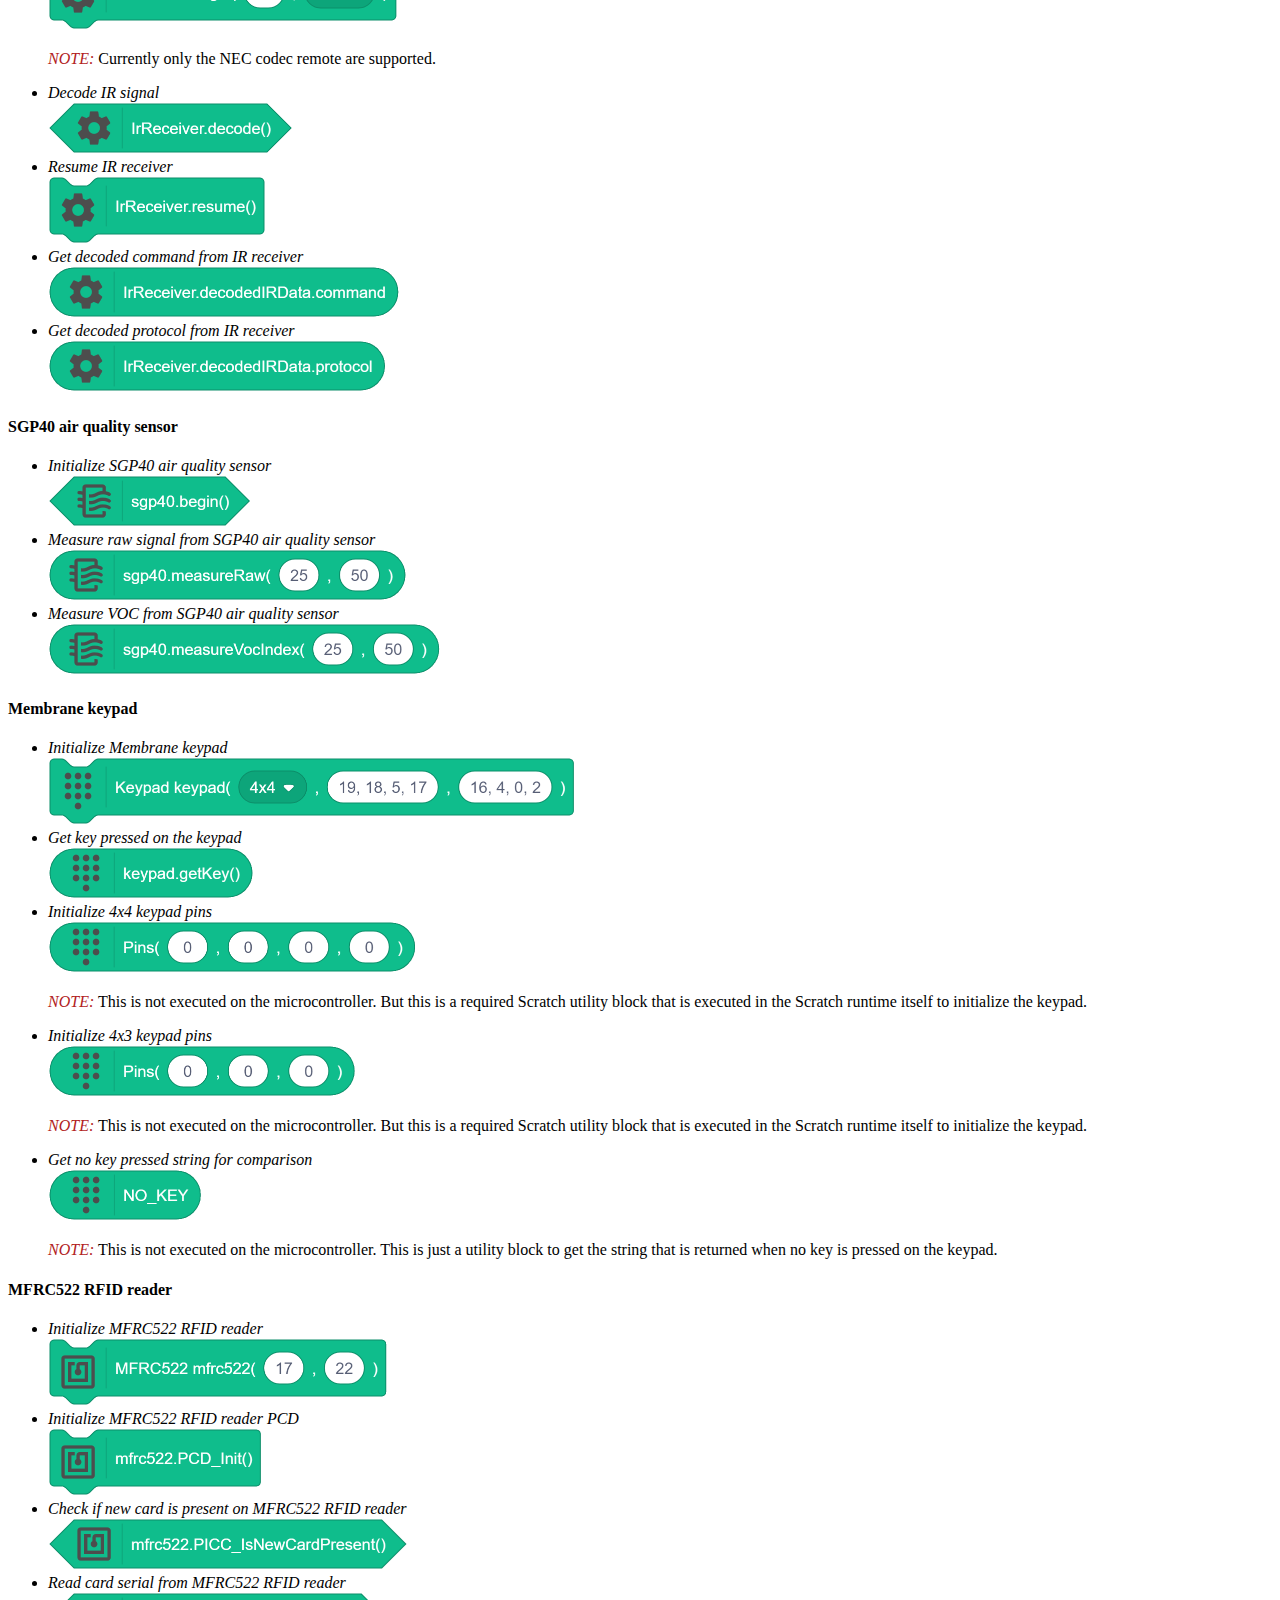
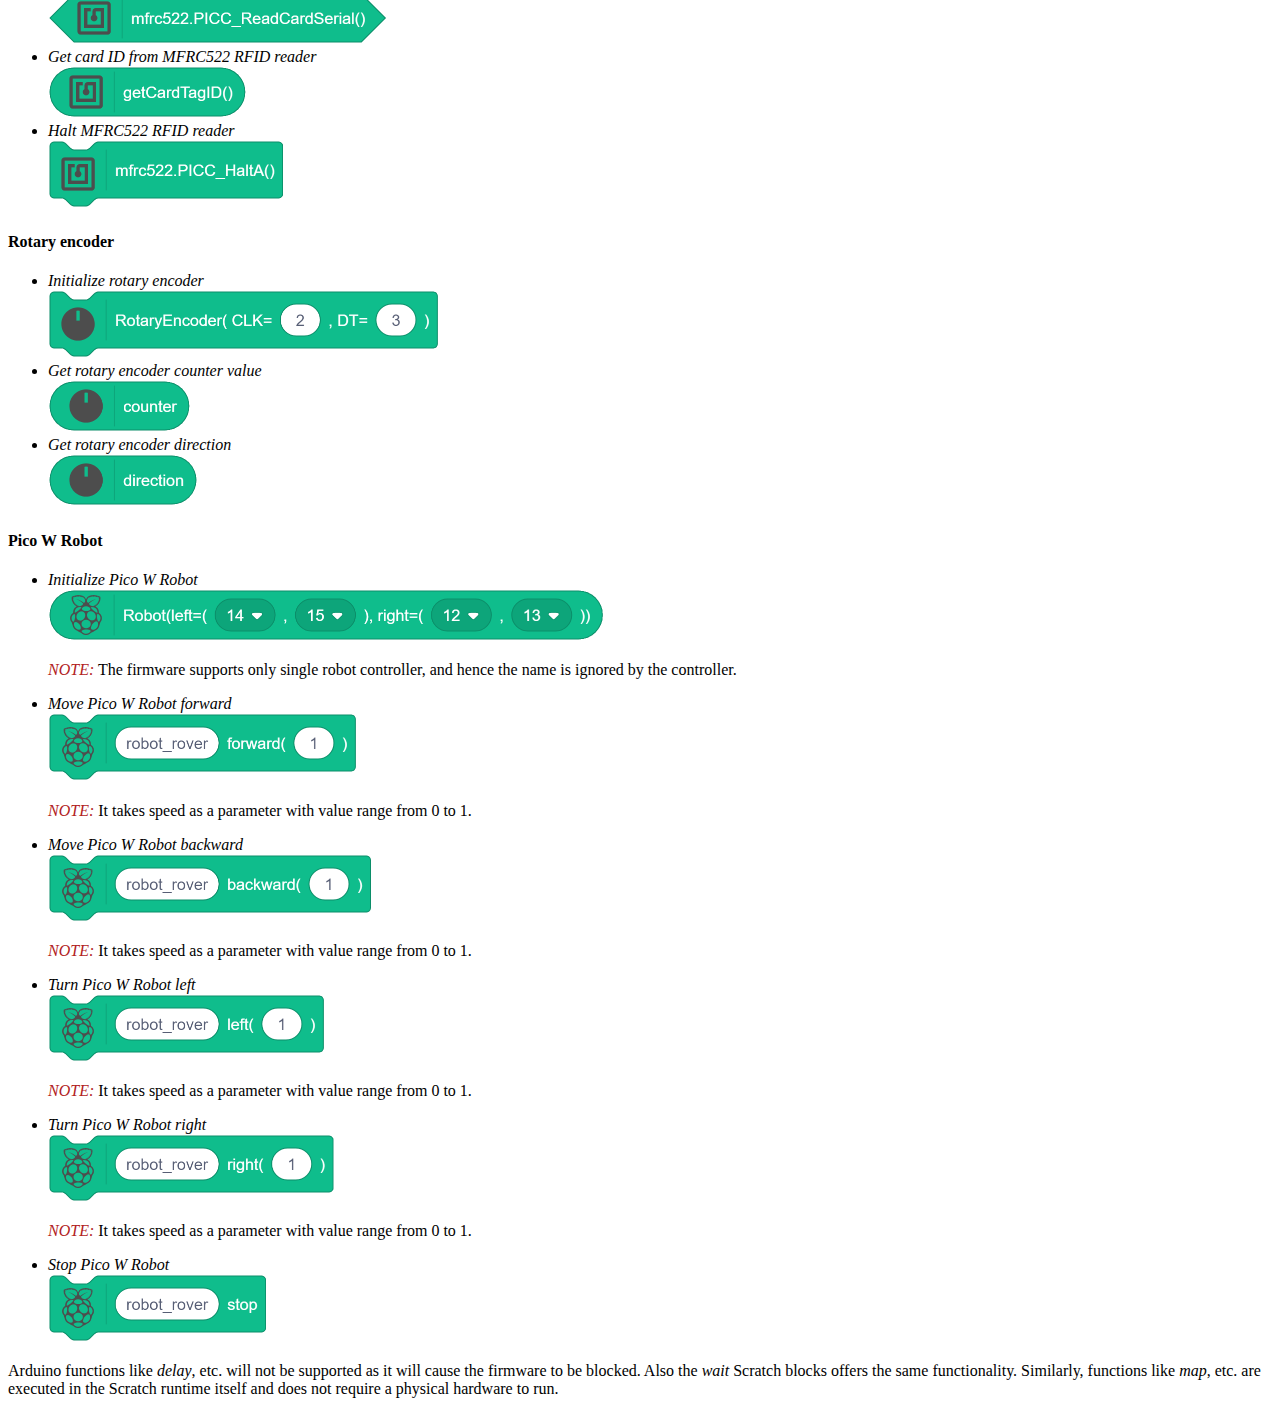
<file: picow-codeskool-blocks-list/index.html>
<!DOCTYPE html>
<html lang="en">
<head>
    <meta charset="UTF-8">
    <meta name="viewport" content="width=device-width, initial-scale=1.0">
    <title>CodeSkool: List of supported Raspberry Pi Pico W Scratch blocks</title>
    <link rel="stylesheet" href="../assets/css/style.css">
</head>
<body>
    <p>
        Raspberry Pi Pico W is a low-cost, high-performance microcontroller board and has on-board single-band 2.4GHz wireless interfaces supporting Bluetooth 5.2 and 802.11n.
        Pico W is also one of the easiest microcontroller board to get started with CodeSkool IDE. Just connect to the board via BLE and start coding in CodeSkool Scratch coding environment.
    </p>
    <p>
        Pico W module BLE firmware supports the following features:
        <ul>
            <li><a href="#arduino">Arduino Library</a></li>
            <li><a href="#interrupts">Interrupts</a></li>
            <li><a href="#1602lcd">16x02 I2C LCD</a></li>
            <li><a href="#oled">I2C OLED</a></li>
            <li><a href="#tm1637">TM1637 7-segment display</a></li>
            <li><a href="#hcsr04">HC-SR04 ultrasonic distance measurement</a></li>
            <li><a href="#dht11">DHT11 temperature and humidity</a></li>
            <li><a href="#neopixels">NeoPixels RGB LEDs</a></li>
            <li><a href="#servos">Servos</a></li>
            <li><a href="#irreceiver">IR receiver</a></li>
            <li><a href="#sgp40">SGP40 air quality sensor</a></li>
            <li><a href="#membrane">Membrane keypad</a></li>
            <li><a href="#mfrc522">MFRC522 RFID reader</a></li>
            <li><a href="#rotary">Rotary encoder</a></li>
            <li><a href="#picowrobot">Pico W Robot</a></li>
        </ul>

    </p>
    <p>
        Here is the complete list of blocks that are supported in stage mode for Raspberry Pi Pico W firmware. 
    </p>
    <h4 id="arduino">Arduino Library</h4>
    <ul>
        <li><em>pinMode</em><br/>
            <img src="../assets/images/blocks/pinmode.png" alt="pinMode" class="blocks" />
        </li>
        <li><em>digitalWrite</em><br/>
            <img src="../assets/images/blocks/digitalwrite.png" alt="digitalWrite" class="blocks" />
        </li>
        <li><em>digitalRead</em><br/>
            <img src="../assets/images/blocks/digitalread.png" alt="digitalRead" class="blocks" />
        </li>
        <li><em>analogRead</em><br/>
            <img src="../assets/images/blocks/analogread.png" alt="analogRead" class="blocks" />
        </li>
        <li><em>analogWrite</em><br/>
            <img src="../assets/images/blocks/analogwrite.png" alt="analogWrite" class="blocks" />
        </li>
        <li><em>tone</em><br/>
            <img src="../assets/images/blocks/tone.png" alt="tone" class="blocks" />
        </li>
    </ul>
    <h4 id="interrupts">Interrupts</h4>
    <ul>
        <li><em>attachInterrupt</em><br/>
            <img src="../assets/images/blocks/attachinterrupt.png" alt="attachInterrupt" class="blocks" />
        </li>
        <li><em>detachInterrupt</em><br/>
            <img src="../assets/images/blocks/detachinterrupt.png" alt="detachInterrupt" class="blocks" />
            <p><em style="color: firebrick;">NOTE:</em> This blocks can only support upto 3 different interrupts. 
            Also we recommend resetting the pico W board, and connecting again, before executing another program.</p>
        </li>
    </ul>
    <h4 id="1602lcd">16x02 I2C LCD</h4>
    <ul>
        <li><em>16x02 I2C LCD initialization</em><br/>
            <img src="../assets/images/blocks/lcdinit.png" alt="16x02 I2C LCD initialization" class="blocks" />
            <p><em style="color: firebrick;">NOTE:</em> If the LCD was already initialized during previous execution, 
                you need to reset your board, before calling this function again. Just reboot your board, before you click the green flag to run your program,
                to avoid issues with the previously executed blocks modifying the internal state causing interference with the current execution.
            </p>
        </li>
        <li><em>Turn LCD backlight on</em><br/>
            <img src="../assets/images/blocks/lcdbacklight.png" alt="Turn LCD backlight on" class="blocks" />
        </li>
        <li><em>Clear the LCD</em><br/>
            <img src="../assets/images/blocks/lcdclear.png" alt="Clear the LCD" class="blocks" />
        </li>
        <li><em>Set cursor position on LCD</em><br/>
            <img src="../assets/images/blocks/lcdsetcursor.png" alt="Set LCD cursor position" class="blocks" />
        </li>
        <li><em>Print string on LCD</em><br/>
            <img src="../assets/images/blocks/lcdprint.png" alt="Print string on LCD" class="blocks" />
        </li>
        <li><em>Print char on LCD</em><br/>
            <img src="../assets/images/blocks/lcdprintchar.png" alt="Print char on LCD" class="blocks" />
        </li>
        <li><em>Print number on LCD</em><br/>
            <img src="../assets/images/blocks/lcdprintnum.png" alt="Print number on LCD" class="blocks" />
            <p><em style="color: firebrick;">NOTE:</em> This blocks internally converts the number to string, and use the string display function on the I2C LCD.</p>
        </li>
        <li><em>Create custom font character for LCD</em><br/>
            <img src="../assets/images/blocks/lcdcreatechar.png" alt="Create custom font character for LCD" class="blocks" />
            <p><em style="color: firebrick;">NOTE:</em> After calling this function, please clear the LCD for the new character font to be initialized.
                The first argument is the character code of the custom character, which can be used in the <em>lcd.print(char)</em> block to print the custom character.
            </p>
        </li>
    </ul>
    <h4 id="oled">I2C OLED</h4>
    <ul>
        <li>
            <em>Initialize OLED lcd</em><br/>
            <img src="../assets/images/blocks/oledbegin.png" alt="Initialize OLED lcd" class="blocks" />
        </li>
        <li>
            <em>Clear OLED lcd</em><br/>
            <img src="../assets/images/blocks/oledclear.png" alt="Clear OLED lcd" class="blocks" />
        </li>
        <li>
            <em>Display buffer on OLED</em><br/>
            <img src="../assets/images/blocks/oleddisplay.png" alt="Display buffer on OLED" class="blocks" />
        </li>
        <li>
            <em>Set the cursor position on OLED</em><br/>
            <img src="../assets/images/blocks/oledsetcursor.png" alt="Set the cursor position on OLED" class="blocks" />
        </li>
        <li>
            <em>Set the text size on OLED</em><br/>
            <img src="../assets/images/blocks/oledsettextsize.png" alt="Set the text size on OLED" class="blocks" />
        </li>
        <li>
            <em>Set the text color on OLED</em><br/>
            <img src="../assets/images/blocks/oledsettextcolor.png" alt="Set the text color on OLED" class="blocks" />
        </li>
        <li>
            <em>Print string on OLED</em><br/>
            <img src="../assets/images/blocks/oledprint.png" alt="Print string on OLED" class="blocks" />
        </li>
        <li>
            <em>Print string on OLED and move to next line</em><br/>
            <img src="../assets/images/blocks/oledprintln.png" alt="Print string on OLED and move to next line" class="blocks" />
        </li>
        <li>
            <em>Draw pixel on OLED</em><br/>
            <img src="../assets/images/blocks/oledrawpixel.png" alt="Draw pixel on OLED" class="blocks" />
        </li>
        <li>
            <em>Draw line on OLED</em><br/>
            <img src="../assets/images/blocks/oleddrawline.png" alt="Draw line on OLED" class="blocks" />
        </li>
        <li>
            <em>Draw rectangle on OLED</em><br/>
            <img src="../assets/images/blocks/oleddrawrect.png" alt="Draw rectangle on OLED" class="blocks" />
        </li>
        <li>
            <em>Draw a filled rectangle on OLED</em><br/>
            <img src="../assets/images/blocks/oledfillrect.png" alt="Fill rectangle on OLED" class="blocks" />
        </li>
        <li>
            <em>Draw rounded rectangle on OLED</em><br/>
            <img src="../assets/images/blocks/oleddrawroundrect.png" alt="Draw rounded rectangle on OLED" class="blocks" />
        </li>
        <li>
            <em>Draw a filled rounded rectangle on OLED</em><br/>
            <img src="../assets/images/blocks/oledfillroundrect.png" alt="Fill rounded rectangle on OLED" class="blocks" />
        </li>
        <li>
            <em>Draw a circle on OLED</em><br/>
            <img src="../assets/images/blocks/oleddrawcircle.png" alt="Draw circle on OLED" class="blocks" />
        </li>
        <li>
            <em>Draw a filled circle on OLED</em><br/>
            <img src="../assets/images/blocks/oledfillcircle.png" alt="Fill circle on OLED" class="blocks" />
        </li>
        <li>
            <em>Draw a triangle on OLED</em><br/>
            <img src="../assets/images/blocks/oleddrawtriangle.png" alt="Draw triangle on OLED" class="blocks" />
        </li>
        <li>
            <em>Draw a filled triangle on OLED</em><br/>
            <img src="../assets/images/blocks/oledfilltriangle.png" alt="Fill triangle on OLED" class="blocks" />
        </li>
    </ul>
    <h4 id="tm1637">TM1637 7-segment display</h4>
    <ul>
        <li>
            <em>Initialize TM1637 7-segment display</em><br/>
            <img src="../assets/images/blocks/tm1637init.png" alt="Initialize TM1637 7-segment display" class="blocks" />
        </li>
        <li>
            <em>Set brightness of TM1637 7-segment display</em><br/>
            <img src="../assets/images/blocks/tm1637setbrightness.png" alt="Set brightness of TM1637 7-segment display" class="blocks" />
        </li>
        <li>
            <em>Clear TM1637 7-segment display</em><br/>
            <img src="../assets/images/blocks/tm1637clear.png" alt="Clear TM1637 7-segment display" class="blocks" />
        </li>
        <li>
            <em>Show decimal number on TM1637 7-segment display</em><br/>
            <img src="../assets/images/blocks/tm1637shownumdec.png" alt="Show decimal number on TM1637 7-segment display" class="blocks" />
        </li>
        <li>
            <em>Show decimal number on TM1637 7-segment display with leading zeros</em><br/>
            <img src="../assets/images/blocks/tm1637shownumdecex.png" alt="Show decimal number on TM1637 7-segment display with leading zeros" class="blocks" />
        </li>
        <li>
            <em>Set segments on TM1637 7-segment display</em><br/>
            <img src="../assets/images/blocks/tm1637setsegments.png" alt="Set segments on TM1637 7-segment display" class="blocks" />
        </li>
    </ul>
    <h4 id="hcsr04">HC-SR04 ultrasonic distance measurement</h4>
    <ul>
        <li><em>Initialize the HC-SR04 ultrasonic distance measurement sensor</em><br/>
            <img src="../assets/images/blocks/ultrasonicdistance.png" alt="Initialize the HC-SR04 ultrasonic distance measurement sensor" class="blocks" />
        </li>
        <li><em>Get distance reading from the ultrasonic sensor</em><br/>
            <img src="../assets/images/blocks/measuredistance.png" alt="Get distance reading from the ultrasonic sensor" class="blocks" />
        </li>
    </ul>
    <h4 id="dht11">DHT11 temperature and humidity</h4>
    <ul>
        <li><em>Initialize the DHT11 temperature and humidity sensor</em><br/>
            <img src="../assets/images/blocks/dht11.png" alt="Initialize the DHT11 temperature and humidity sensor" class="blocks" />
        </li>
        <li><em>Start the DHT11 sensor</em><br/>
            <img src="../assets/images/blocks/dht11begin.png" alt="Start the DHT11 sensor" class="blocks" />
            <p><em style="color: firebrick;">NOTE:</em> This is not executed on the microcontroller, and not required for the sensor to work. This is just to make the blocks look similar to the Arduino blocks.</p>
        </li>
        <li><em>Read humidity from the sensor</em><br/>
            <img src="../assets/images/blocks/readhumidity.png" alt="Read humidity from the sensor" class="blocks" />
        </li>
        <li><em>Read temperature reading in celsius or fahrenheit from sensor</em><br/>
            <img src="../assets/images/blocks/readtemp.png" alt="Read temperature reading in celsius or fahrenheit from sensor" class="blocks" />
        </li>
    </ul>
    <h4 id="neopixels">NeoPixels RGB LEDs</h4>
    <ul>
        <li><em>Initialize the RGB NeoPixels LEDs</em><br/>
            <img src="../assets/images/blocks/neopixelinit.png" alt="Initialize the RGB NeoPixels LEDs" class="blocks" />
        </li>
        <li><em>Start the NeoPixels strip</em><br/>
            <img src="../assets/images/blocks/pixelsbegin.png" alt="Start the NeoPixels strip" class="blocks" />
            <p><em style="color: firebrick;">NOTE:</em> This is not executed on the microcontroller, and not required for the sensor to work. This is just to make the blocks look similar to the Arduino blocks.</p>
        </li>
        <li><em>Clear the NeoPixels strip</em><br/>
            <img src="../assets/images/blocks/pixelsclear.png" alt="Clear the NeoPixels strip" class="blocks" />
        </li>
        <li><em>Create color from separate Red, Green and Blue values</em><br/>
            <img src="../assets/images/blocks/pixelscolor.png" alt="Create color from separate Red, Green and Blue values" class="blocks" />
            <p><em style="color: firebrick;">NOTE:</em> This is not executed on the microcontroller. This is a Scratch utility block that is executed in the Scratch runtime itself.</p>
        </li>
        <li><em>Set the NeoPixel color</em><br/>
            <img src="../assets/images/blocks/setpixelcolor.png" alt="Set the NeoPixel color" class="blocks" />
        </li>
        <li><em>Set the NeoPixel color using separate Red, Green and Blue values</em><br/>
            <img src="../assets/images/blocks/setpixelcolor2.png" alt="Set the NeoPixel color using separate Red, Green and Blue values" class="blocks" />
        </li>
        <li><em>Show the colors on NeoPixels from buffer</em><br/>
            <img src="../assets/images/blocks/pixelsshow.png" alt="Show the colors on NeoPixels from buffer" class="blocks" />
        </li>
    </ul>
    <h4 id="servos">Servos</h4>
    <ul>
        <li><em>Initialize Servo</em><br/>
            <img src="../assets/images/blocks/servo.png" alt="Initialize Servo" class="blocks" />
            <p><em style="color: firebrick;">NOTE:</em> This is not executed on the microcontroller. 
                But this is a required Scratch utility block that is executed in the Scratch runtime itself to initialize the servo.</p>
        </li>
        <li><em>Attach the servo to the microcontroller pin</em><br/>
            <img src="../assets/images/blocks/servoattach.png" alt="Attach the servo to the microcontroller pin" class="blocks" />
        </li>
        <li><em>Set the servo horn to a particular angle</em><br/>
            <img src="../assets/images/blocks/servowrite.png" alt="Set the servo horn to a particular angle" class="blocks" />
        </li>
    </ul>
    <h4 id="irreceiver">IR receiver</h4>
    <ul>
        <li><em>Initialize IR receiver</em><br/>
            <img src="../assets/images/blocks/irreceiverbegin.png" alt="Initialize IR receiver" class="blocks" />
            <p><em style="color: firebrick;">NOTE:</em> Currently only the NEC codec remote are supported.</p>
        </li>
        <li><em>Decode IR signal</em><br/>
            <img src="../assets/images/blocks/irreceiverdecode.png" alt="Decode IR signal" class="blocks" />
        </li>
        <li><em>Resume IR receiver</em><br/>
            <img src="../assets/images/blocks/irreceiverresume.png" alt="Resume IR receiver" class="blocks" />
        </li>
        <li><em>Get decoded command from IR receiver</em><br/>
            <img src="../assets/images/blocks/irreceiverdecodedcommand.png" alt="Get decoded command from IR receiver" class="blocks" />
        </li>
        <li><em>Get decoded protocol from IR receiver</em><br/>
            <img src="../assets/images/blocks/irreceiverdecodedprotocol.png" alt="Get decoded protocol from IR receiver" class="blocks" />
        </li>
    </ul>
    <h4 id="sgp40">SGP40 air quality sensor</h4>
    <ul>
        <li>
            <em>Initialize SGP40 air quality sensor</em><br/>
            <img src="../assets/images/blocks/sgp40begin.png" alt="Initialize SGP40 air quality sensor" class="blocks" />
        </li>
        <li>
            <em>Measure raw signal from SGP40 air quality sensor</em><br/>
            <img src="../assets/images/blocks/sgp40measureraw.png" alt="Measure raw signal from SGP40 air quality sensor" class="blocks" />
        </li>
        <li>
            <em>Measure VOC from SGP40 air quality sensor</em><br/>
            <img src="../assets/images/blocks/sgp40measurevoc.png" alt="Measure VOC from SGP40 air quality sensor" class="blocks" />
        </li>
    </ul>
    <h4 id="membrane">Membrane keypad</h4>
    <ul>
        <li>
            <em>Initialize Membrane keypad</em><br/>
            <img src="../assets/images/blocks/keypadinit.png" alt="Initialize 4x4 keypad" class="blocks" />        
        </li>
        <li>
            <em>Get key pressed on the keypad</em><br/>
            <img src="../assets/images/blocks/keypadgetkey.png" alt="Get key pressed on Membrane keypad" class="blocks" />
        </li>
        <li>
            <em>Initialize 4x4 keypad pins</em><br/>
            <img src="../assets/images/blocks/keypad4pins.png" alt="Initialize 4x4 keypad pins" class="blocks" />
            <p><em style="color: firebrick;">NOTE:</em> This is not executed on the microcontroller. 
                But this is a required Scratch utility block that is executed in the Scratch runtime itself to initialize the keypad.</p>
        </li>
        <li>
            <em>Initialize 4x3 keypad pins</em><br/>
            <img src="../assets/images/blocks/keypad3pins.png" alt="Initialize 4x3 keypad pins" class="blocks" />
            <p><em style="color: firebrick;">NOTE:</em> This is not executed on the microcontroller. 
                But this is a required Scratch utility block that is executed in the Scratch runtime itself to initialize the keypad.</p>
        </li>
        <li>
            <em>Get no key pressed string for comparison</em><br/>
            <img src="../assets/images/blocks/keypadnokey.png" alt="Get no key pressed on Membrane keypad" class="blocks" />
            <p><em style="color: firebrick;">NOTE:</em> This is not executed on the microcontroller. 
                This is just a utility block to get the string that is returned when no key is pressed on the keypad.</p>
        </li>
    </ul>
    <h4 id="mfrc522">MFRC522 RFID reader</h4>
    <ul>
        <li>
            <em>Initialize MFRC522 RFID reader</em><br/>
            <img src="../assets/images/blocks/mfrc522init.png" alt="Initialize MFRC522 RFID reader" class="blocks" />
        </li>
        <li>
            <em>Initialize MFRC522 RFID reader PCD</em><br/>
            <img src="../assets/images/blocks/mfrc522pcdinit.png" alt="Initialize MFRC522 RFID reader PCD" class="blocks" />
        </li>
        <li>
            <em>Check if new card is present on MFRC522 RFID reader</em><br/>
            <img src="../assets/images/blocks/mfrc522isnewcard.png" alt="Check if new card is present on MFRC522 RFID reader" class="blocks" />
        </li>
        <li>
            <em>Read card serial from MFRC522 RFID reader</em><br/>
            <img src="../assets/images/blocks/mfrc522readcardserial.png" alt="Read card serial from MFRC522 RFID reader" class="blocks" />
        </li>
        <li>
            <em>Get card ID from MFRC522 RFID reader</em><br/>
            <img src="../assets/images/blocks/mfrc522getcardid.png" alt="Get card ID from MFRC522 RFID reader" class="blocks" />
        </li>
        <li>
            <em>Halt MFRC522 RFID reader</em><br/>
            <img src="../assets/images/blocks/mfrc522halta.png" alt="Halt MFRC522 RFID reader" class="blocks" />
        </li>
    </ul>
    <h4 id="rotary">Rotary encoder</h4>
    <ul>
        <li>
            <em>Initialize rotary encoder</em><br/>
            <img src="../assets/images/blocks/rotartyinit.png" alt="Initialize rotary encoder" class="blocks" />
        </li>
        <li>
            <em>Get rotary encoder counter value</em><br/>
            <img src="../assets/images/blocks/rotartycounter.png" alt="Get rotary encoder counter value" class="blocks" />
        </li>
        <li>
            <em>Get rotary encoder direction</em><br/>
            <img src="../assets/images/blocks/rotartydirection.png" alt="Get rotary encoder direction" class="blocks" />
        </li>
    </ul>
    <h4 id="picowrobot">Pico W Robot</h4>
    <ul>
        <li>
            <em>Initialize Pico W Robot</em><br/>
            <img src="../assets/images/blocks/picorobotinit.png" alt="Initialize PicoRobot" class="blocks" />
            <p><em style="color: firebrick;">NOTE:</em> The firmware supports only single robot controller, and hence the name is ignored by the controller.</p>
        </li>
        <li>
            <em>Move Pico W Robot forward</em><br/>
            <img src="../assets/images/blocks/picorobotforward.png" alt="Move PicoRobot forward" class="blocks" />
            <p><em style="color: firebrick;">NOTE:</em> It takes speed as a parameter with value range from 0 to 1.</p>
        </li>
        <li>
            <em>Move Pico W Robot backward</em><br/>
            <img src="../assets/images/blocks/picorobotbackward.png" alt="Move PicoRobot backward" class="blocks" />
            <p><em style="color: firebrick;">NOTE:</em> It takes speed as a parameter with value range from 0 to 1.</p>
        </li>
        <li>
            <em>Turn Pico W Robot left</em><br/>
            <img src="../assets/images/blocks/picorobotleft.png" alt="Turn PicoRobot left" class="blocks" />
            <p><em style="color: firebrick;">NOTE:</em> It takes speed as a parameter with value range from 0 to 1.</p>
        </li>
        <li>
            <em>Turn Pico W Robot right</em><br/>
            <img src="../assets/images/blocks/picorobotright.png" alt="Turn PicoRobot right" class="blocks" />
            <p><em style="color: firebrick;">NOTE:</em> It takes speed as a parameter with value range from 0 to 1.</p>
        </li>
        <li>
            <em>Stop Pico W Robot</em><br/>
            <img src="../assets/images/blocks/picorobotstop.png" alt="Stop PicoRobot" class="blocks" />
        </li>
    </ul>
    <p>Arduino functions like <em>delay</em>, etc. will not be supported as it will cause the firmware to be blocked. 
    Also the <em>wait</em> Scratch blocks offers the same functionality. Similarly, functions like <em>map</em>, etc. 
    are executed in the Scratch runtime itself and does not require a physical hardware to run.</p>
    <script src="../assets/js/main.js"></script>
</body>
</html>
</file>
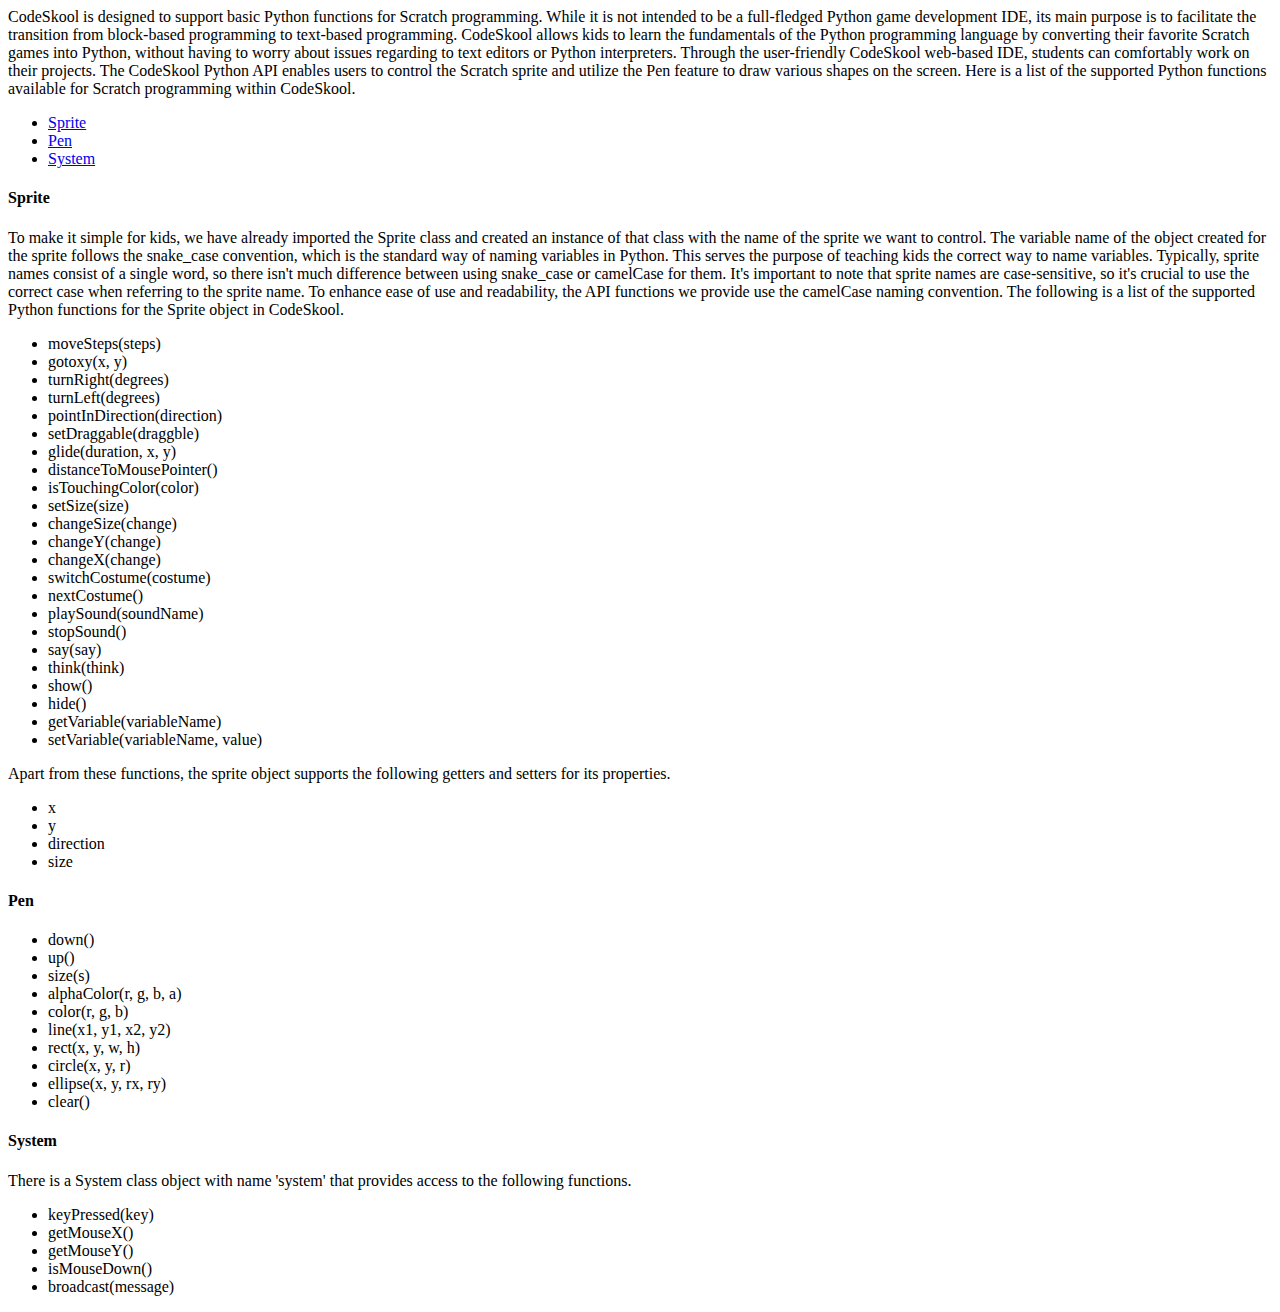
<file: supported-python-functions-list/index.html>
<!DOCTYPE html>
<html lang="en">
<head>
    <meta charset="UTF-8">
    <meta name="viewport" content="width=device-width, initial-scale=1.0">
    <title>CodeSkool: List of supported Python functions for Scratch programming</title>
    <link rel="stylesheet" href="../assets/css/style.css">
</head>
<body>
    CodeSkool is designed to support basic Python functions for Scratch programming. While it is not intended to be a full-fledged Python game development IDE, its main purpose is to facilitate the transition from block-based programming to text-based programming. CodeSkool allows kids to learn the fundamentals of the Python programming language by converting their favorite Scratch games into Python, without having to worry about issues regarding to text editors or Python interpreters. Through the user-friendly CodeSkool web-based IDE, students can comfortably work on their projects. The CodeSkool Python API enables users to control the Scratch sprite and utilize the Pen feature to draw various shapes on the screen. Here is a list of the supported Python functions available for Scratch programming within CodeSkool.
    <ul>
        <li><a href="#sprite">Sprite</a></li>
        <li><a href="#pen">Pen</a></li>
        <li><a href="#system">System</a></li>
    </ul>
    <h4 id="sprite">Sprite</h4>
    To make it simple for kids, we have already imported the Sprite class and created an instance of that class with the name of the sprite we want to control. The variable name of the object created for the sprite follows the snake_case convention, which is the standard way of naming variables in Python. This serves the purpose of teaching kids the correct way to name variables. Typically, sprite names consist of a single word, so there isn't much difference between using snake_case or camelCase for them. It's important to note that sprite names are case-sensitive, so it's crucial to use the correct case when referring to the sprite name. To enhance ease of use and readability, the API functions we provide use the camelCase naming convention. The following is a list of the supported Python functions for the Sprite object in CodeSkool.
    <ul>
        <li>moveSteps(steps)</li>
        <li>gotoxy(x, y)</li>
        <li>turnRight(degrees)</li>
        <li>turnLeft(degrees)</li>
        <li>pointInDirection(direction)</li>
        <li>setDraggable(draggble)</li>
        <li>glide(duration, x, y)</li>
        <li>distanceToMousePointer()</li>
        <li>isTouchingColor(color)</li>
        <li>setSize(size)</li>
        <li>changeSize(change)</li>
        <li>changeY(change)</li>
        <li>changeX(change)</li>
        <li>switchCostume(costume)</li>
        <li>nextCostume()</li>
        <li>playSound(soundName)</li>
        <li>stopSound()</li>
        <li>say(say)</li>
        <li>think(think)</li>
        <li>show()</li>
        <li>hide()</li>
        <li>getVariable(variableName)</li>
        <li>setVariable(variableName, value)</li>
    </ul>
    Apart from these functions, the sprite object supports the following getters and setters for its properties.
    <ul>
        <li>x</li>
        <li>y</li>
        <li>direction</li>
        <li>size</li>
    </ul>
    <h4 id="pen">Pen</h4>
    <ul>
        <li>down()</li>
        <li>up()</li>
        <li>size(s)</li>
        <li>alphaColor(r, g, b, a)</li>
        <li>color(r, g, b)</li>
        <li>line(x1, y1, x2, y2)</li>
        <li>rect(x, y, w, h)</li>
        <li>circle(x, y, r)</li>
        <li>ellipse(x, y, rx, ry)</li>
        <li>clear()</li>
    </ul>
    <h4 id="system">System</h4>
    There is a System class object with name 'system' that provides access to the following functions.
    <ul>
        <li>keyPressed(key)</li>
        <li>getMouseX()</li>
        <li>getMouseY()</li>
        <li>isMouseDown()</li>
        <li>broadcast(message)</li>
    </ul>
    <script src="../assets/js/main.js"></script>
</body>
</html>
</file>
<file: assets/css/style.css>
/* width */
::-webkit-scrollbar {
    width: 10px;
}

/* Track */
::-webkit-scrollbar-track {
    box-shadow: inset 0 0 5px #CECDCE;
    border-radius: 10px;
}

/* Handle */
::-webkit-scrollbar-thumb {
    background: #CECDCE;
    border-radius: 10px;
}

.blocks {
}
</file>
